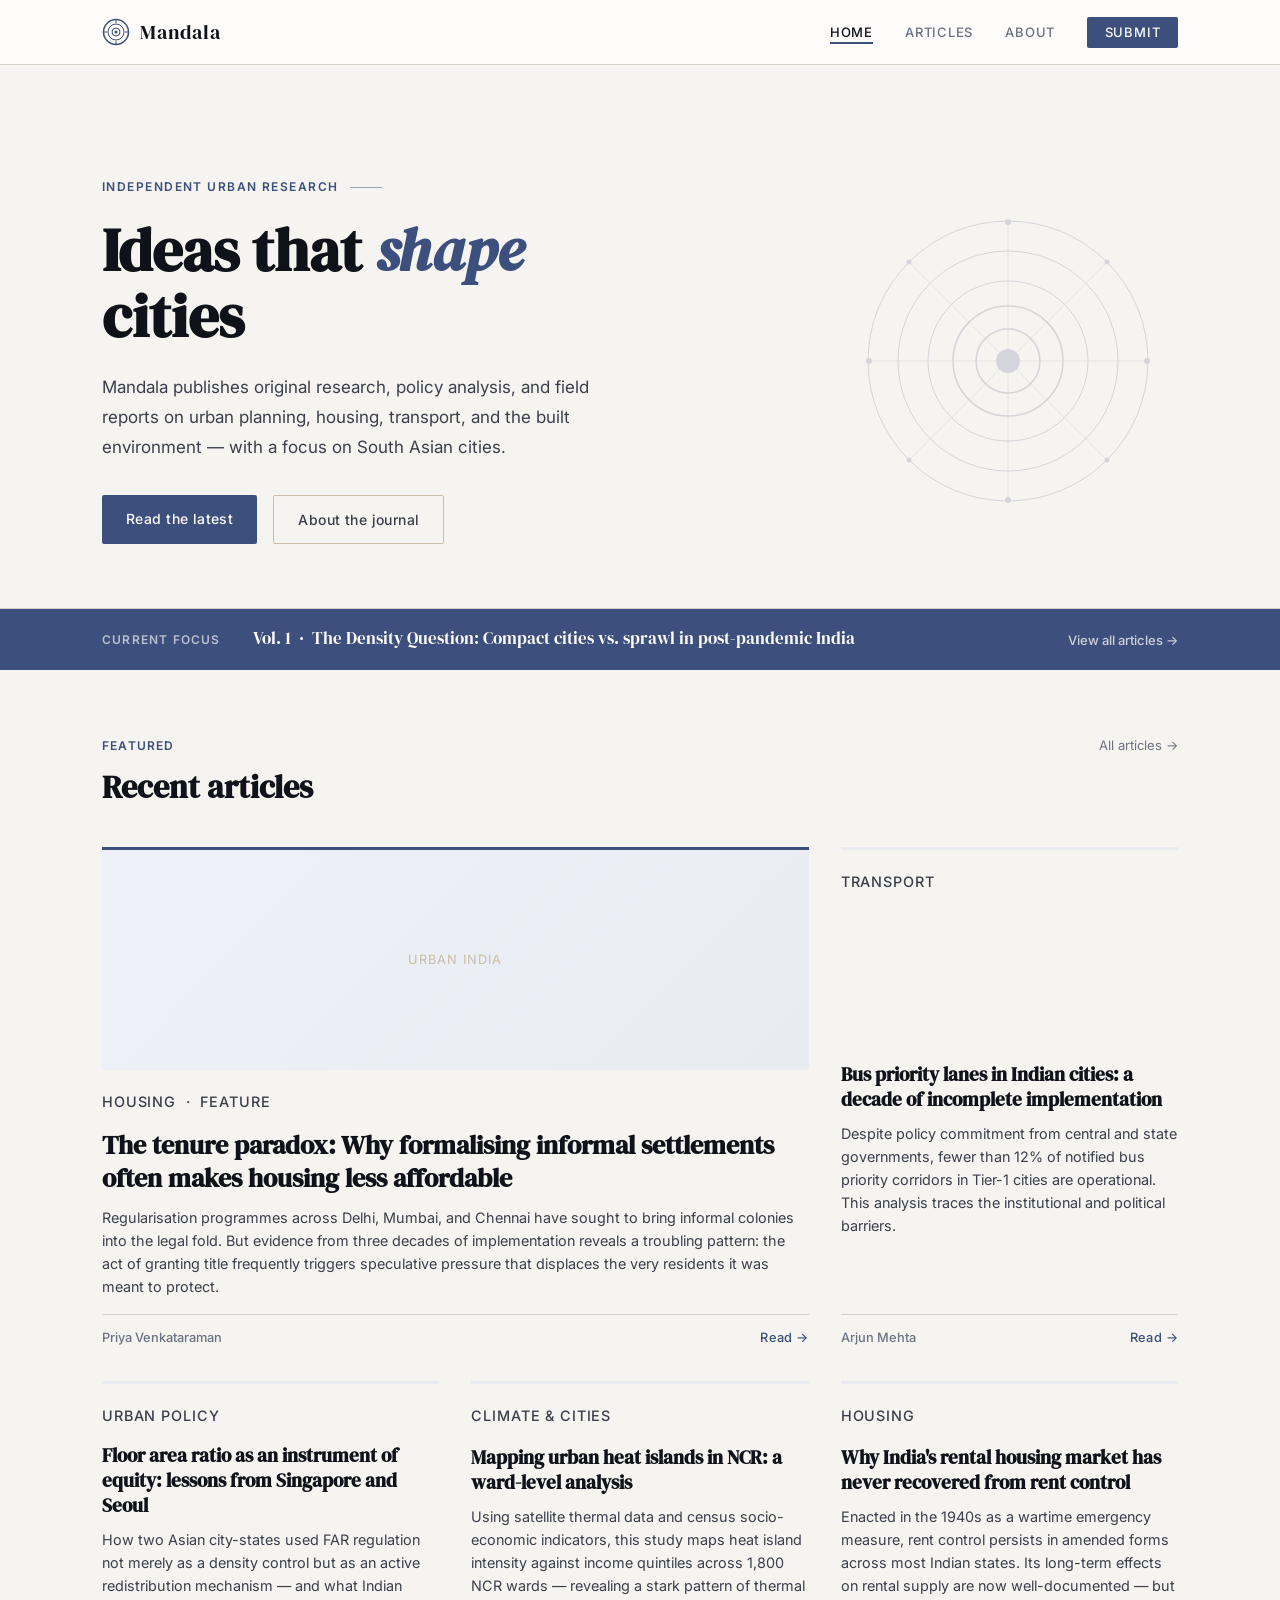
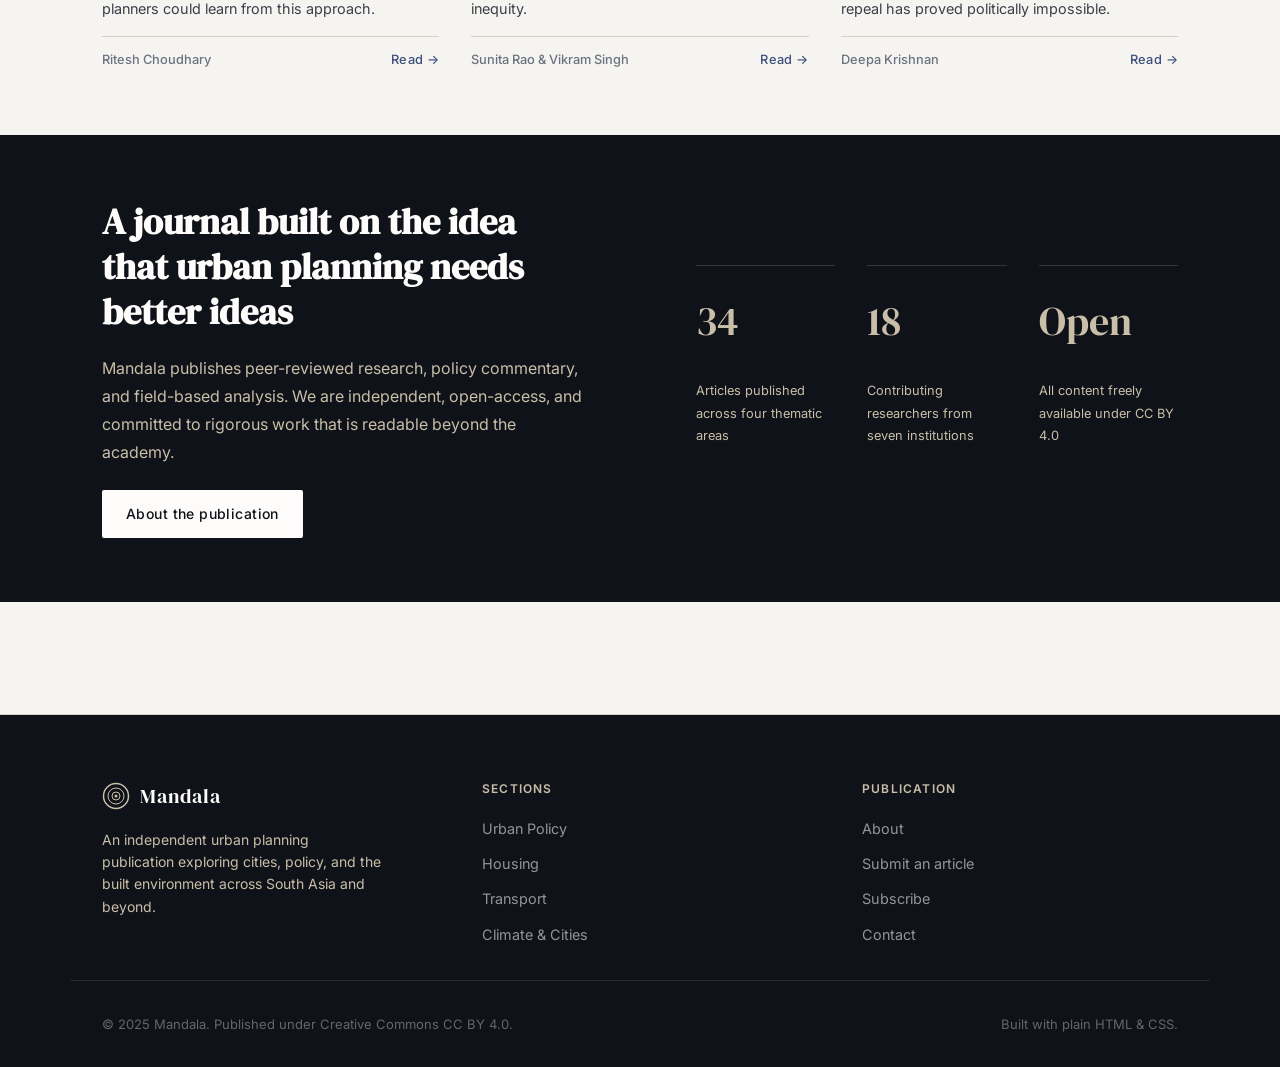
<file: index.html>
<!DOCTYPE html>
<html lang="en">
<head>
  <meta charset="UTF-8" />
  <meta name="viewport" content="width=device-width, initial-scale=1.0" />
  <title>Mandala — Urban Planning Publication</title>
  <meta name="description" content="Mandala is an independent publication on urban planning, housing policy, transport, and the built environment across South Asia and beyond." />
  <link rel="stylesheet" href="css/style.css" />
  <link rel="icon" type="image/svg+xml" href="data:image/svg+xml,<svg xmlns='http://www.w3.org/2000/svg' viewBox='0 0 32 32'><circle cx='16' cy='16' r='14' fill='none' stroke='%233D4F7C' stroke-width='2'/><circle cx='16' cy='16' r='9' fill='none' stroke='%233D4F7C' stroke-width='1.5'/><circle cx='16' cy='16' r='4' fill='%233D4F7C'/></svg>" />

  <!-- Google tag (gtag.js) -->
<script async src="https://www.googletagmanager.com/gtag/js?id=G-217Y30JMGP"></script>
<script>
  window.dataLayer = window.dataLayer || [];
  function gtag(){dataLayer.push(arguments);}
  gtag('js', new Date());

  gtag('config', 'G-217Y30JMGP');
</script>

</head>
<body>

<!-- ── NAV ──────────────────────────────────────────────── -->
<nav class="site-nav" role="navigation" aria-label="Main navigation">
  <div class="nav-inner">
    <a href="index.html" class="nav-logo" aria-label="Mandala home">
      <svg class="logo-mark" viewBox="0 0 28 28" fill="none" xmlns="http://www.w3.org/2000/svg" aria-hidden="true">
        <circle cx="14" cy="14" r="12.5" stroke="#3D4F7C" stroke-width="1.5"/>
        <circle cx="14" cy="14" r="8" stroke="#3D4F7C" stroke-width="1"/>
        <circle cx="14" cy="14" r="4" stroke="#3D4F7C" stroke-width="1"/>
        <circle cx="14" cy="14" r="1.5" fill="#3D4F7C"/>
        <line x1="14" y1="1.5" x2="14" y2="5" stroke="#3D4F7C" stroke-width="1"/>
        <line x1="14" y1="23" x2="14" y2="26.5" stroke="#3D4F7C" stroke-width="1"/>
        <line x1="1.5" y1="14" x2="5" y2="14" stroke="#3D4F7C" stroke-width="1"/>
        <line x1="23" y1="14" x2="26.5" y2="14" stroke="#3D4F7C" stroke-width="1"/>
      </svg>
      <span class="logo-text">Mandala</span>
    </a>
    <button class="nav-toggle" aria-label="Toggle navigation" aria-expanded="false"
      onclick="this.setAttribute('aria-expanded', this.getAttribute('aria-expanded')==='true'?'false':'true'); document.getElementById('nav-links').classList.toggle('open');">
      <span></span><span></span><span></span>
    </button>
    <ul class="nav-links" id="nav-links" role="list">
      <li><a href="index.html" class="active">Home</a></li>
      <li><a href="articles.html">Articles</a></li>
      <li><a href="about.html">About</a></li>
      <li><a href="contact.html" class="nav-cta">Submit</a></li>
    </ul>
  </div>
</nav>

<!-- ── HERO ─────────────────────────────────────────────── -->
<section class="hero" aria-labelledby="hero-heading">
  <div class="hero-inner">
    <div class="hero-content">
      <p class="hero-eyebrow">Independent urban research</p>
      <h1 id="hero-heading">Ideas that <em>shape</em> cities</h1>
      <p class="hero-lead">Mandala publishes original research, policy analysis, and field reports on urban planning, housing, transport, and the built environment — with a focus on South Asian cities.</p>
      <div class="hero-actions">
        <a href="articles.html" class="btn-primary">Read the latest</a>
        <a href="about.html" class="btn-secondary">About the journal</a>
      </div>
    </div>
    <div class="hero-motif" aria-hidden="true">
      <svg viewBox="0 0 300 300" width="300" height="300" fill="none" xmlns="http://www.w3.org/2000/svg">
        <circle cx="150" cy="150" r="140" stroke="#3D4F7C" stroke-width="1"/>
        <circle cx="150" cy="150" r="110" stroke="#3D4F7C" stroke-width="1"/>
        <circle cx="150" cy="150" r="80" stroke="#3D4F7C" stroke-width="1"/>
        <circle cx="150" cy="150" r="55" stroke="#3D4F7C" stroke-width="1.5"/>
        <circle cx="150" cy="150" r="32" stroke="#3D4F7C" stroke-width="1.5"/>
        <circle cx="150" cy="150" r="12" fill="#3D4F7C"/>
        <!-- Cardinal spokes -->
        <line x1="150" y1="10" x2="150" y2="290" stroke="#3D4F7C" stroke-width="0.5"/>
        <line x1="10" y1="150" x2="290" y2="150" stroke="#3D4F7C" stroke-width="0.5"/>
        <!-- Diagonal spokes -->
        <line x1="51" y1="51" x2="249" y2="249" stroke="#3D4F7C" stroke-width="0.5"/>
        <line x1="249" y1="51" x2="51" y2="249" stroke="#3D4F7C" stroke-width="0.5"/>
        <!-- Tick marks on outer ring -->
        <circle cx="150" cy="11" r="3" fill="#3D4F7C"/>
        <circle cx="150" cy="289" r="3" fill="#3D4F7C"/>
        <circle cx="11" cy="150" r="3" fill="#3D4F7C"/>
        <circle cx="289" cy="150" r="3" fill="#3D4F7C"/>
        <circle cx="51" cy="51" r="2.5" fill="#3D4F7C"/>
        <circle cx="249" cy="51" r="2.5" fill="#3D4F7C"/>
        <circle cx="51" cy="249" r="2.5" fill="#3D4F7C"/>
        <circle cx="249" cy="249" r="2.5" fill="#3D4F7C"/>
      </svg>
    </div>
  </div>
</section>

<!-- ── CURRENT ISSUE BAND ───────────────────────────────── -->
<div class="issue-band">
  <div class="issue-band-inner">
    <span class="issue-band-label">Current focus</span>
    <span class="issue-band-title">Vol. 1 &nbsp;·&nbsp; The Density Question: Compact cities vs. sprawl in post-pandemic India</span>
    <a href="articles.html" class="issue-band-link">View all articles →</a>
  </div>
</div>

<!-- ── FEATURED ARTICLES ────────────────────────────────── -->
<section class="section" aria-labelledby="featured-label">
  <div class="section-header">
    <div>
      <p class="section-label" id="featured-label">Featured</p>
      <h2 class="section-title">Recent articles</h2>
    </div>
    <a href="articles.html" class="section-link">All articles →</a>
  </div>

  <div class="article-grid">

    <!-- Feature card -->
    <article class="article-card feature">
      <div class="feature-img-placeholder">Urban India</div>
      <p class="article-card-meta">Housing &nbsp;·&nbsp; Feature</p>
      <h3><a href="articles/informal-tenure.html">The tenure paradox: Why formalising informal settlements often makes housing less affordable</a></h3>
      <p>Regularisation programmes across Delhi, Mumbai, and Chennai have sought to bring informal colonies into the legal fold. But evidence from three decades of implementation reveals a troubling pattern: the act of granting title frequently triggers speculative pressure that displaces the very residents it was meant to protect.</p>
      <div class="article-card-footer">
        <span class="article-card-author">Priya Venkataraman</span>
        <a href="articles/informal-tenure.html" class="read-more">Read →</a>
      </div>
    </article>

    <!-- Regular card -->
    <article class="article-card">
      <p class="article-card-meta">Transport</p>
      <h3><a href="articles/bus-priority.html">Bus priority lanes in Indian cities: a decade of incomplete implementation</a></h3>
      <p>Despite policy commitment from central and state governments, fewer than 12% of notified bus priority corridors in Tier-1 cities are operational. This analysis traces the institutional and political barriers.</p>
      <div class="article-card-footer">
        <span class="article-card-author">Arjun Mehta</span>
        <a href="articles/bus-priority.html" class="read-more">Read →</a>
      </div>
    </article>

    <article class="article-card">
      <p class="article-card-meta">Urban Policy</p>
      <h3><a href="articles/floor-area-ratio.html">Floor area ratio as an instrument of equity: lessons from Singapore and Seoul</a></h3>
      <p>How two Asian city-states used FAR regulation not merely as a density control but as an active redistribution mechanism — and what Indian planners could learn from this approach.</p>
      <div class="article-card-footer">
        <span class="article-card-author">Ritesh Choudhary</span>
        <a href="articles/floor-area-ratio.html" class="read-more">Read →</a>
      </div>
    </article>

    <article class="article-card">
      <p class="article-card-meta">Climate & Cities</p>
      <h3><a href="articles/heat-island.html">Mapping urban heat islands in NCR: a ward-level analysis</a></h3>
      <p>Using satellite thermal data and census socio-economic indicators, this study maps heat island intensity against income quintiles across 1,800 NCR wards — revealing a stark pattern of thermal inequity.</p>
      <div class="article-card-footer">
        <span class="article-card-author">Sunita Rao &amp; Vikram Singh</span>
        <a href="articles/heat-island.html" class="read-more">Read →</a>
      </div>
    </article>

    <article class="article-card">
      <p class="article-card-meta">Housing</p>
      <h3><a href="articles/rental-market.html">Why India's rental housing market has never recovered from rent control</a></h3>
      <p>Enacted in the 1940s as a wartime emergency measure, rent control persists in amended forms across most Indian states. Its long-term effects on rental supply are now well-documented — but repeal has proved politically impossible.</p>
      <div class="article-card-footer">
        <span class="article-card-author">Deepa Krishnan</span>
        <a href="articles/rental-market.html" class="read-more">Read →</a>
      </div>
    </article>

  </div>
</section>

<!-- ── ABOUT STRIP ───────────────────────────────────────── -->
<div class="about-strip" aria-label="About Mandala">
  <div class="about-strip-inner">
    <div>
      <h2>A journal built on the idea that urban planning needs better ideas</h2>
      <p>Mandala publishes peer-reviewed research, policy commentary, and field-based analysis. We are independent, open-access, and committed to rigorous work that is readable beyond the academy.</p>
      <a href="about.html" class="btn-primary">About the publication</a>
    </div>
    <div class="stat-row">
      <div class="stat-item">
        <p class="stat-num">34</p>
        <p class="stat-desc">Articles published across four thematic areas</p>
      </div>
      <div class="stat-item">
        <p class="stat-num">18</p>
        <p class="stat-desc">Contributing researchers from seven institutions</p>
      </div>
      <div class="stat-item">
        <p class="stat-num">Open</p>
        <p class="stat-desc">All content freely available under CC BY 4.0</p>
      </div>
    </div>
  </div>
</div>

<!-- ── FOOTER ────────────────────────────────────────────── -->
<footer class="site-footer" role="contentinfo">
  <div class="footer-inner">
    <div class="footer-brand">
      <div class="nav-logo">
        <svg class="logo-mark" viewBox="0 0 28 28" fill="none" aria-hidden="true">
          <circle cx="14" cy="14" r="12.5" stroke="#C9BEA8" stroke-width="1.5"/>
          <circle cx="14" cy="14" r="8" stroke="#C9BEA8" stroke-width="1"/>
          <circle cx="14" cy="14" r="4" stroke="#C9BEA8" stroke-width="1"/>
          <circle cx="14" cy="14" r="1.5" fill="#C9BEA8"/>
        </svg>
        <span class="logo-text">Mandala</span>
      </div>
      <p>An independent urban planning publication exploring cities, policy, and the built environment across South Asia and beyond.</p>
    </div>
    <div class="footer-col">
      <h4>Sections</h4>
      <ul>
        <li><a href="articles.html">Urban Policy</a></li>
        <li><a href="articles.html">Housing</a></li>
        <li><a href="articles.html">Transport</a></li>
        <li><a href="articles.html">Climate &amp; Cities</a></li>
      </ul>
    </div>
    <div class="footer-col">
      <h4>Publication</h4>
      <ul>
        <li><a href="about.html">About</a></li>
        <li><a href="contact.html">Submit an article</a></li>
        <li><a href="contact.html">Subscribe</a></li>
        <li><a href="contact.html">Contact</a></li>
      </ul>
    </div>
  </div>
  <div class="footer-bottom">
    <p>© 2025 Mandala. Published under Creative Commons CC BY 4.0.</p>
    <p>Built with plain HTML &amp; CSS.</p>
  </div>
</footer>

</body>
</html>
</file>
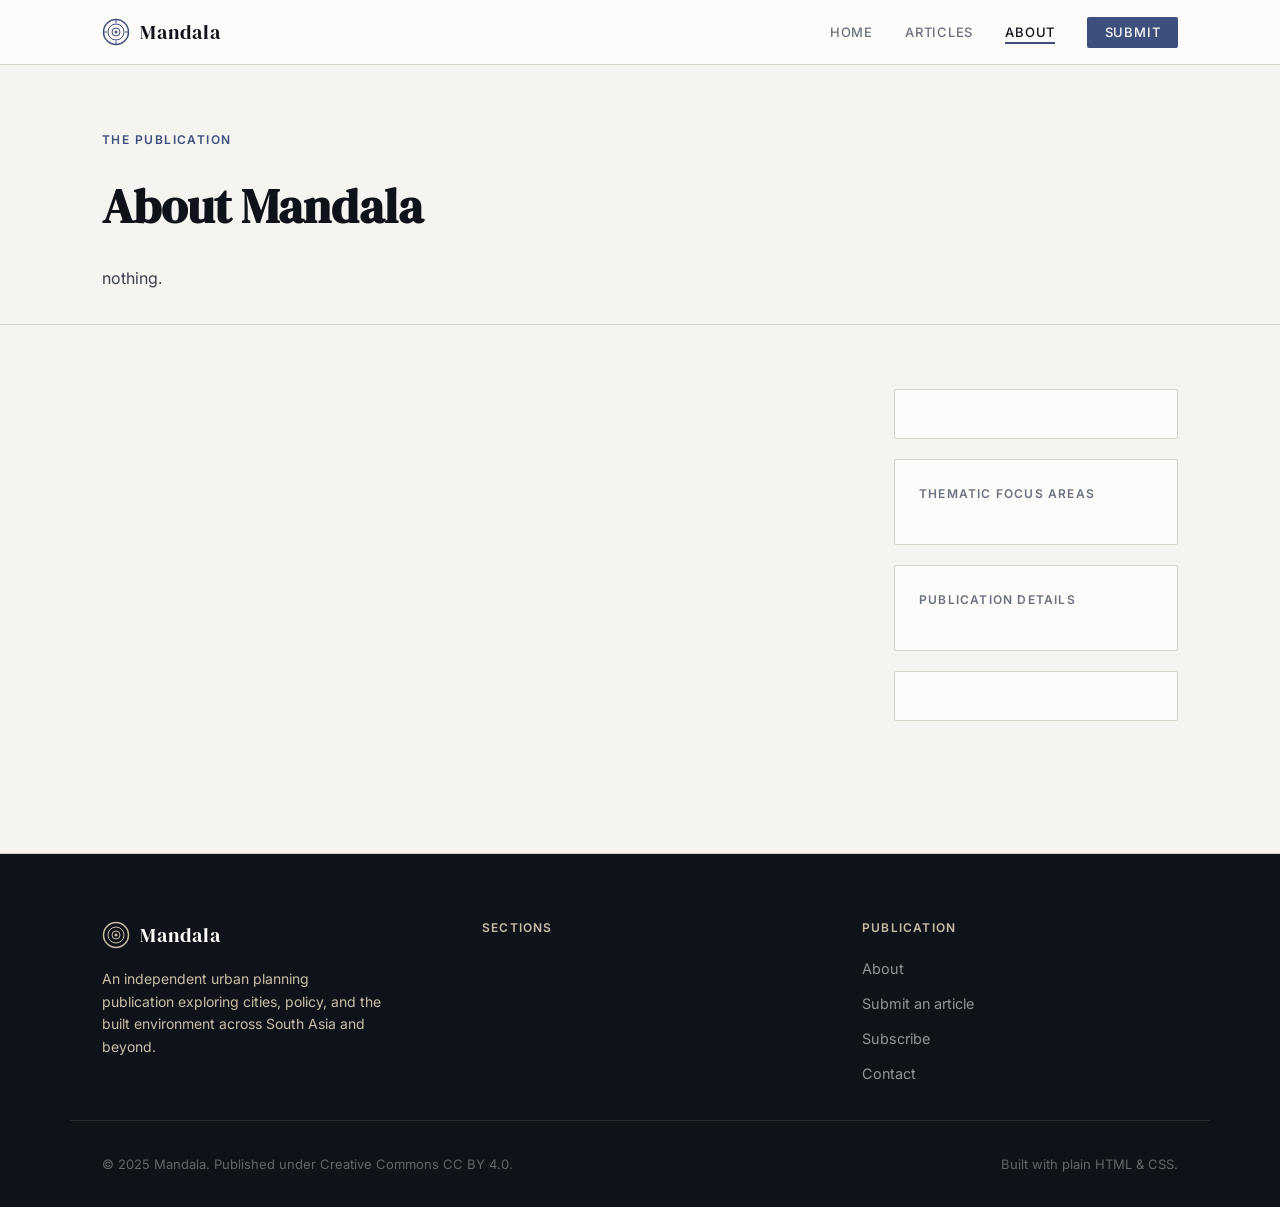
<file: about.html>
<!DOCTYPE html>
<html lang="en">
<head>
  <meta charset="UTF-8" />
  <meta name="viewport" content="width=device-width, initial-scale=1.0" />
  <title>About — Mandala</title>
  <meta name="description" content="About Mandala ." />
  <link rel="stylesheet" href="css/style.css" />
  <link rel="icon" type="image/svg+xml" href="data:image/svg+xml,<svg xmlns='http://www.w3.org/2000/svg' viewBox='0 0 32 32'><circle cx='16' cy='16' r='14' fill='none' stroke='%233D4F7C' stroke-width='2'/><circle cx='16' cy='16' r='9' fill='none' stroke='%233D4F7C' stroke-width='1.5'/><circle cx='16' cy='16' r='4' fill='%233D4F7C'/></svg>" />

  <!-- Google tag (gtag.js) -->
<script async src="https://www.googletagmanager.com/gtag/js?id=G-217Y30JMGP"></script>
<script>
  window.dataLayer = window.dataLayer || [];
  function gtag(){dataLayer.push(arguments);}
  gtag('js', new Date());

  gtag('config', 'G-217Y30JMGP');
</script>

</head>
<body>

<!-- ── NAV ──────────────────────────────────────────────── -->
<nav class="site-nav" role="navigation" aria-label="Main navigation">
  <div class="nav-inner">
    <a href="index.html" class="nav-logo" aria-label="Mandala home">
      <svg class="logo-mark" viewBox="0 0 28 28" fill="none" aria-hidden="true">
        <circle cx="14" cy="14" r="12.5" stroke="#3D4F7C" stroke-width="1.5"/>
        <circle cx="14" cy="14" r="8" stroke="#3D4F7C" stroke-width="1"/>
        <circle cx="14" cy="14" r="4" stroke="#3D4F7C" stroke-width="1"/>
        <circle cx="14" cy="14" r="1.5" fill="#3D4F7C"/>
        <line x1="14" y1="1.5" x2="14" y2="5" stroke="#3D4F7C" stroke-width="1"/>
        <line x1="14" y1="23" x2="14" y2="26.5" stroke="#3D4F7C" stroke-width="1"/>
        <line x1="1.5" y1="14" x2="5" y2="14" stroke="#3D4F7C" stroke-width="1"/>
        <line x1="23" y1="14" x2="26.5" y2="14" stroke="#3D4F7C" stroke-width="1"/>
      </svg>
      <span class="logo-text">Mandala</span>
    </a>
    <button class="nav-toggle" aria-label="Toggle navigation" aria-expanded="false"
      onclick="this.setAttribute('aria-expanded', this.getAttribute('aria-expanded')==='true'?'false':'true'); document.getElementById('nav-links').classList.toggle('open');">
      <span></span><span></span><span></span>
    </button>
    <ul class="nav-links" id="nav-links" role="list">
      <li><a href="index.html">Home</a></li>
      <li><a href="articles.html">Articles</a></li>
      <li><a href="about.html" class="active">About</a></li>
      <li><a href="contact.html" class="nav-cta">Submit</a></li>
    </ul>
  </div>
</nav>

<!-- ── PAGE HERO ────────────────────────────────────────── -->
<header class="page-hero">
  <div class="page-hero-inner">
    <p class="eyebrow">The publication</p>
    <h1>About Mandala</h1>
    <p> nothing.</p>
  </div>
</header>

<!-- ── MAIN CONTENT ─────────────────────────────────────── -->
<div class="about-content">

  <!-- Body copy -->
  <main class="about-body">


  </main>

  <!-- Sidebar -->
  <aside class="about-sidebar" aria-label="Publication information">
    <div class="sidebar-card">
    </div>

    <div class="sidebar-card">
      <h4>Thematic focus areas</h4>
      <ul class="focus-list">
      </ul>
    </div>

    <div class="sidebar-card">
      <h4>Publication details</h4>
      <ul class="focus-list" style="list-style:none;">
        
      </ul>
    </div>

    <div class="sidebar-card">
      </div>
  </aside>

</div>

<!-- ── FOOTER ────────────────────────────────────────────── -->
<footer class="site-footer" role="contentinfo">
  <div class="footer-inner">
    <div class="footer-brand">
      <div class="nav-logo">
        <svg class="logo-mark" viewBox="0 0 28 28" fill="none" aria-hidden="true">
          <circle cx="14" cy="14" r="12.5" stroke="#C9BEA8" stroke-width="1.5"/>
          <circle cx="14" cy="14" r="8" stroke="#C9BEA8" stroke-width="1"/>
          <circle cx="14" cy="14" r="4" stroke="#C9BEA8" stroke-width="1"/>
          <circle cx="14" cy="14" r="1.5" fill="#C9BEA8"/>
        </svg>
        <span class="logo-text">Mandala</span>
      </div>
      <p>An independent urban planning publication exploring cities, policy, and the built environment across South Asia and beyond.</p>
    </div>
    <div class="footer-col">
      <h4>Sections</h4>
      <ul>
        
      </ul>
    </div>
    <div class="footer-col">
      <h4>Publication</h4>
      <ul>
        <li><a href="about.html">About</a></li>
        <li><a href="contact.html">Submit an article</a></li>
        <li><a href="contact.html">Subscribe</a></li>
        <li><a href="contact.html">Contact</a></li>
      </ul>
    </div>
  </div>
  <div class="footer-bottom">
    <p>© 2025 Mandala. Published under Creative Commons CC BY 4.0.</p>
    <p>Built with plain HTML &amp; CSS.</p>
  </div>
</footer>

</body>
</html>
</file>
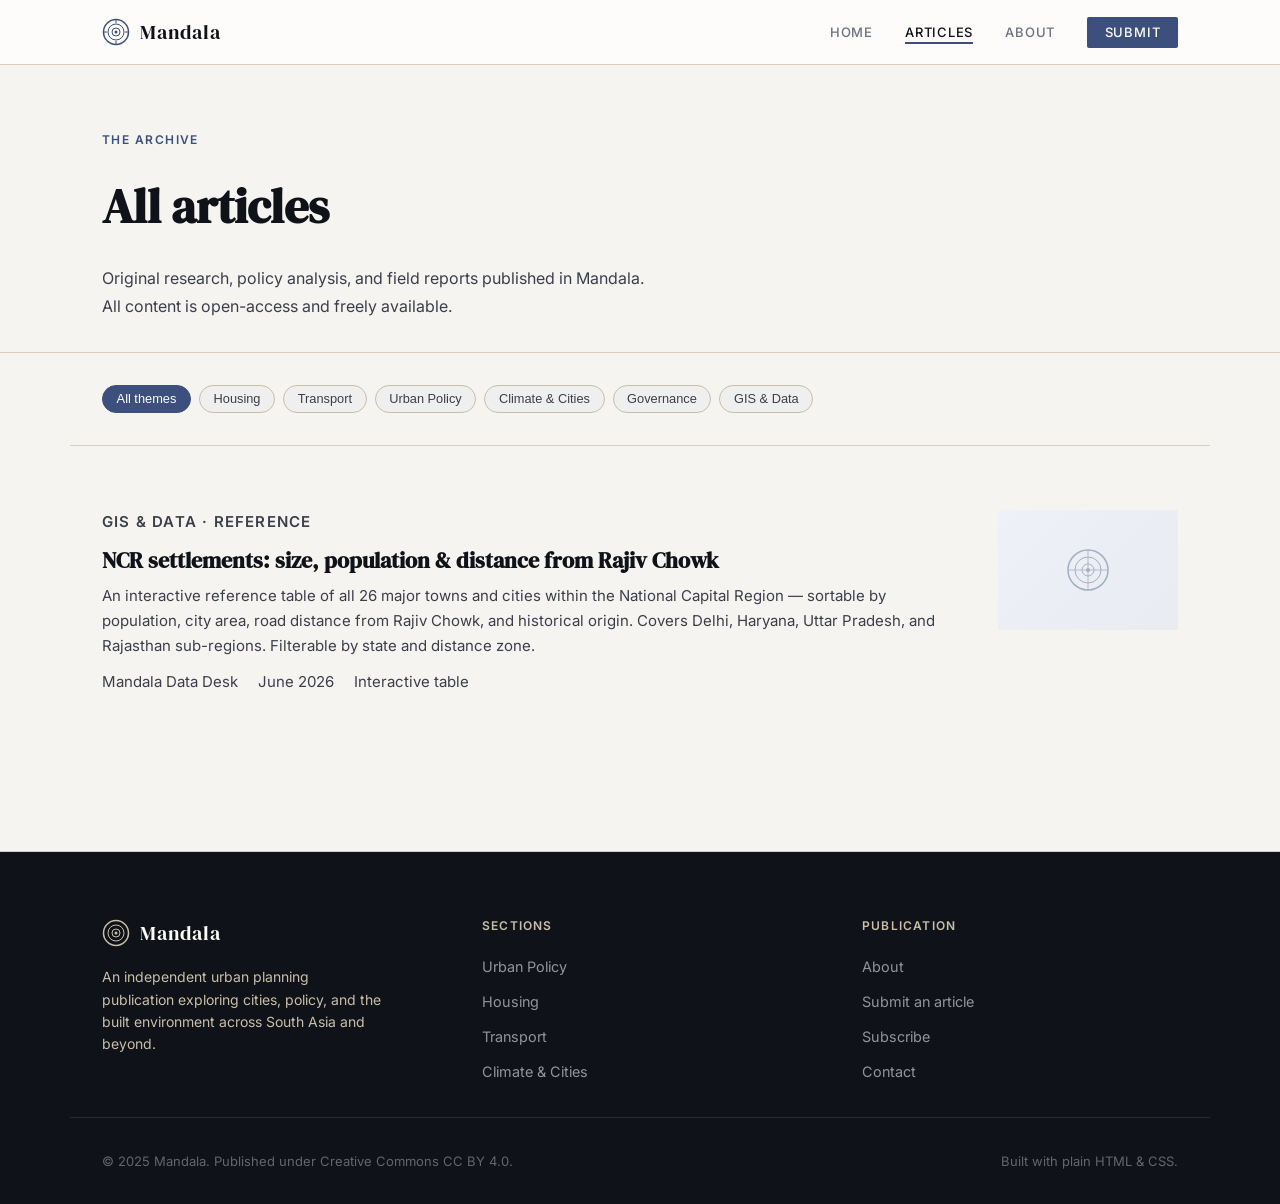
<file: articles.html>
<!DOCTYPE html>
<html lang="en">
<head>
  <meta charset="UTF-8" />
  <meta name="viewport" content="width=device-width, initial-scale=1.0" />
  <title>Articles — Mandala</title>
  <meta name="description" content="Browse all articles published in Mandala — research and analysis on urban planning, housing, transport, and climate across South Asian cities." />
  <link rel="stylesheet" href="css/style.css" />
  <link rel="icon" type="image/svg+xml" href="data:image/svg+xml,<svg xmlns='http://www.w3.org/2000/svg' viewBox='0 0 32 32'><circle cx='16' cy='16' r='14' fill='none' stroke='%233D4F7C' stroke-width='2'/><circle cx='16' cy='16' r='9' fill='none' stroke='%233D4F7C' stroke-width='1.5'/><circle cx='16' cy='16' r='4' fill='%233D4F7C'/></svg>" />

  <!-- Google tag (gtag.js) -->
<script async src="https://www.googletagmanager.com/gtag/js?id=G-217Y30JMGP"></script>
<script>
  window.dataLayer = window.dataLayer || [];
  function gtag(){dataLayer.push(arguments);}
  gtag('js', new Date());

  gtag('config', 'G-217Y30JMGP');
</script>

</head>
<body>

<!-- ── NAV ──────────────────────────────────────────────── -->
<nav class="site-nav" role="navigation" aria-label="Main navigation">
  <div class="nav-inner">
    <a href="index.html" class="nav-logo" aria-label="Mandala home">
      <svg class="logo-mark" viewBox="0 0 28 28" fill="none" aria-hidden="true">
        <circle cx="14" cy="14" r="12.5" stroke="#3D4F7C" stroke-width="1.5"/>
        <circle cx="14" cy="14" r="8" stroke="#3D4F7C" stroke-width="1"/>
        <circle cx="14" cy="14" r="4" stroke="#3D4F7C" stroke-width="1"/>
        <circle cx="14" cy="14" r="1.5" fill="#3D4F7C"/>
        <line x1="14" y1="1.5" x2="14" y2="5" stroke="#3D4F7C" stroke-width="1"/>
        <line x1="14" y1="23" x2="14" y2="26.5" stroke="#3D4F7C" stroke-width="1"/>
        <line x1="1.5" y1="14" x2="5" y2="14" stroke="#3D4F7C" stroke-width="1"/>
        <line x1="23" y1="14" x2="26.5" y2="14" stroke="#3D4F7C" stroke-width="1"/>
      </svg>
      <span class="logo-text">Mandala</span>
    </a>
    <button class="nav-toggle" aria-label="Toggle navigation" aria-expanded="false"
      onclick="this.setAttribute('aria-expanded', this.getAttribute('aria-expanded')==='true'?'false':'true'); document.getElementById('nav-links').classList.toggle('open');">
      <span></span><span></span><span></span>
    </button>
    <ul class="nav-links" id="nav-links" role="list">
      <li><a href="index.html">Home</a></li>
      <li><a href="articles.html" class="active">Articles</a></li>
      <li><a href="about.html">About</a></li>
      <li><a href="contact.html" class="nav-cta">Submit</a></li>
    </ul>
  </div>
</nav>

<!-- ── PAGE HERO ────────────────────────────────────────── -->
<header class="page-hero">
  <div class="page-hero-inner">
    <p class="eyebrow">The archive</p>
    <h1>All articles</h1>
    <p>Original research, policy analysis, and field reports published in Mandala. All content is open-access and freely available.</p>
  </div>
</header>

<!-- ── FILTER BAR ───────────────────────────────────────── -->
<!--
  HOW TO ADD THEMES / TAGS:
  1. Add a new .filter-tag button below.
  2. On your article <li> elements, add a data-theme attribute, e.g. data-theme="transport".
  3. The JS at the bottom of this page handles filtering automatically.
-->
<div class="filter-bar" role="group" aria-label="Filter articles by theme">
  <button class="filter-tag active" data-filter="all">All themes</button>
  <button class="filter-tag" data-filter="housing">Housing</button>
  <button class="filter-tag" data-filter="transport">Transport</button>
  <button class="filter-tag" data-filter="policy">Urban Policy</button>
  <button class="filter-tag" data-filter="climate">Climate &amp; Cities</button>
  <button class="filter-tag" data-filter="governance">Governance</button>
  <button class="filter-tag" data-filter="gis">GIS &amp; Data</button>
</div>

<!-- ── ARTICLE LIST ─────────────────────────────────────── -->
<!--
  HOW TO ADD A NEW ARTICLE:
  1. Copy one <li class="article-list-item"> block below.
  2. Update the data-theme to match your filter tag (e.g. data-theme="housing").
  3. Fill in: tag, title (with correct href), abstract, author, date, read time.
  4. Optionally update the article-thumb background colour to match the theme.
  5. Create the article file in the /articles/ folder (use articles/template.html).
  That's it — no build step, no CMS.
-->
<main>
  <ul class="article-list" id="article-list">
    <li class="article-list-item" data-theme="gis">
      <div>
        <p class="article-list-tag">GIS &amp; Data · Reference</p>
        <h2><a href="articles/ncr-settlements.html">NCR settlements: size, population &amp; distance from Rajiv Chowk</a></h2>
        <p>An interactive reference table of all 26 major towns and cities within the National Capital Region — sortable by population, city area, road distance from Rajiv Chowk, and historical origin. Covers Delhi, Haryana, Uttar Pradesh, and Rajasthan sub-regions. Filterable by state and distance zone.</p>
        <p class="article-list-meta">
          <span>Mandala Data Desk</span>
          <span>June 2026</span>
          <span>Interactive table</span>
        </p>
      </div>
      <div class="article-thumb" style="background: linear-gradient(135deg, #EEF1F8, #E8EBF0); display:flex; align-items:center; justify-content:center;" aria-hidden="true">
        <svg width="48" height="48" viewBox="0 0 48 48" fill="none" opacity="0.4">
          <circle cx="24" cy="24" r="20" stroke="#3D4F7C" stroke-width="1.5"/>
          <circle cx="24" cy="24" r="13" stroke="#3D4F7C" stroke-width="1"/>
          <circle cx="24" cy="24" r="6" stroke="#3D4F7C" stroke-width="1"/>
          <circle cx="24" cy="24" r="2" fill="#3D4F7C"/>
          <line x1="24" y1="4" x2="24" y2="44" stroke="#3D4F7C" stroke-width="0.75"/>
          <line x1="4" y1="24" x2="44" y2="24" stroke="#3D4F7C" stroke-width="0.75"/>
        </svg>
      </div>
    </li>
    
  </ul>

  <!-- Empty state (shown if filter returns nothing) -->
  <div id="empty-state" style="display:none; text-align:center; padding: 4rem 2rem; color: #6B7280;">
    <p style="font-size:1rem;">No articles in this theme yet. <a href="contact.html" style="color:#3D4F7C;">Submit one →</a></p>
  </div>
</main>

<!-- ── FOOTER ────────────────────────────────────────────── -->
<footer class="site-footer" role="contentinfo">
  <div class="footer-inner">
    <div class="footer-brand">
      <div class="nav-logo">
        <svg class="logo-mark" viewBox="0 0 28 28" fill="none" aria-hidden="true">
          <circle cx="14" cy="14" r="12.5" stroke="#C9BEA8" stroke-width="1.5"/>
          <circle cx="14" cy="14" r="8" stroke="#C9BEA8" stroke-width="1"/>
          <circle cx="14" cy="14" r="4" stroke="#C9BEA8" stroke-width="1"/>
          <circle cx="14" cy="14" r="1.5" fill="#C9BEA8"/>
        </svg>
        <span class="logo-text">Mandala</span>
      </div>
      <p>An independent urban planning publication exploring cities, policy, and the built environment across South Asia and beyond.</p>
    </div>
    <div class="footer-col">
      <h4>Sections</h4>
      <ul>
        <li><a href="articles.html">Urban Policy</a></li>
        <li><a href="articles.html">Housing</a></li>
        <li><a href="articles.html">Transport</a></li>
        <li><a href="articles.html">Climate &amp; Cities</a></li>
      </ul>
    </div>
    <div class="footer-col">
      <h4>Publication</h4>
      <ul>
        <li><a href="about.html">About</a></li>
        <li><a href="contact.html">Submit an article</a></li>
        <li><a href="contact.html">Subscribe</a></li>
        <li><a href="contact.html">Contact</a></li>
      </ul>
    </div>
  </div>
  <div class="footer-bottom">
    <p>© 2025 Mandala. Published under Creative Commons CC BY 4.0.</p>
    <p>Built with plain HTML &amp; CSS.</p>
  </div>
</footer>

<!-- ── FILTER SCRIPT (no framework, ~30 lines) ───────────── -->
<script>
  const tags = document.querySelectorAll('.filter-tag');
  const items = document.querySelectorAll('.article-list-item');
  const empty = document.getElementById('empty-state');

  tags.forEach(tag => {
    tag.addEventListener('click', () => {
      tags.forEach(t => { t.classList.remove('active'); t.removeAttribute('aria-pressed'); });
      tag.classList.add('active');
      tag.setAttribute('aria-pressed', 'true');
      const filter = tag.dataset.filter;
      let visible = 0;
      items.forEach(item => {
        const show = filter === 'all' || item.dataset.theme === filter;
        item.style.display = show ? '' : 'none';
        if (show) visible++;
      });
      empty.style.display = visible === 0 ? 'block' : 'none';
    });
  });
</script>

</body>
</html>
</file>
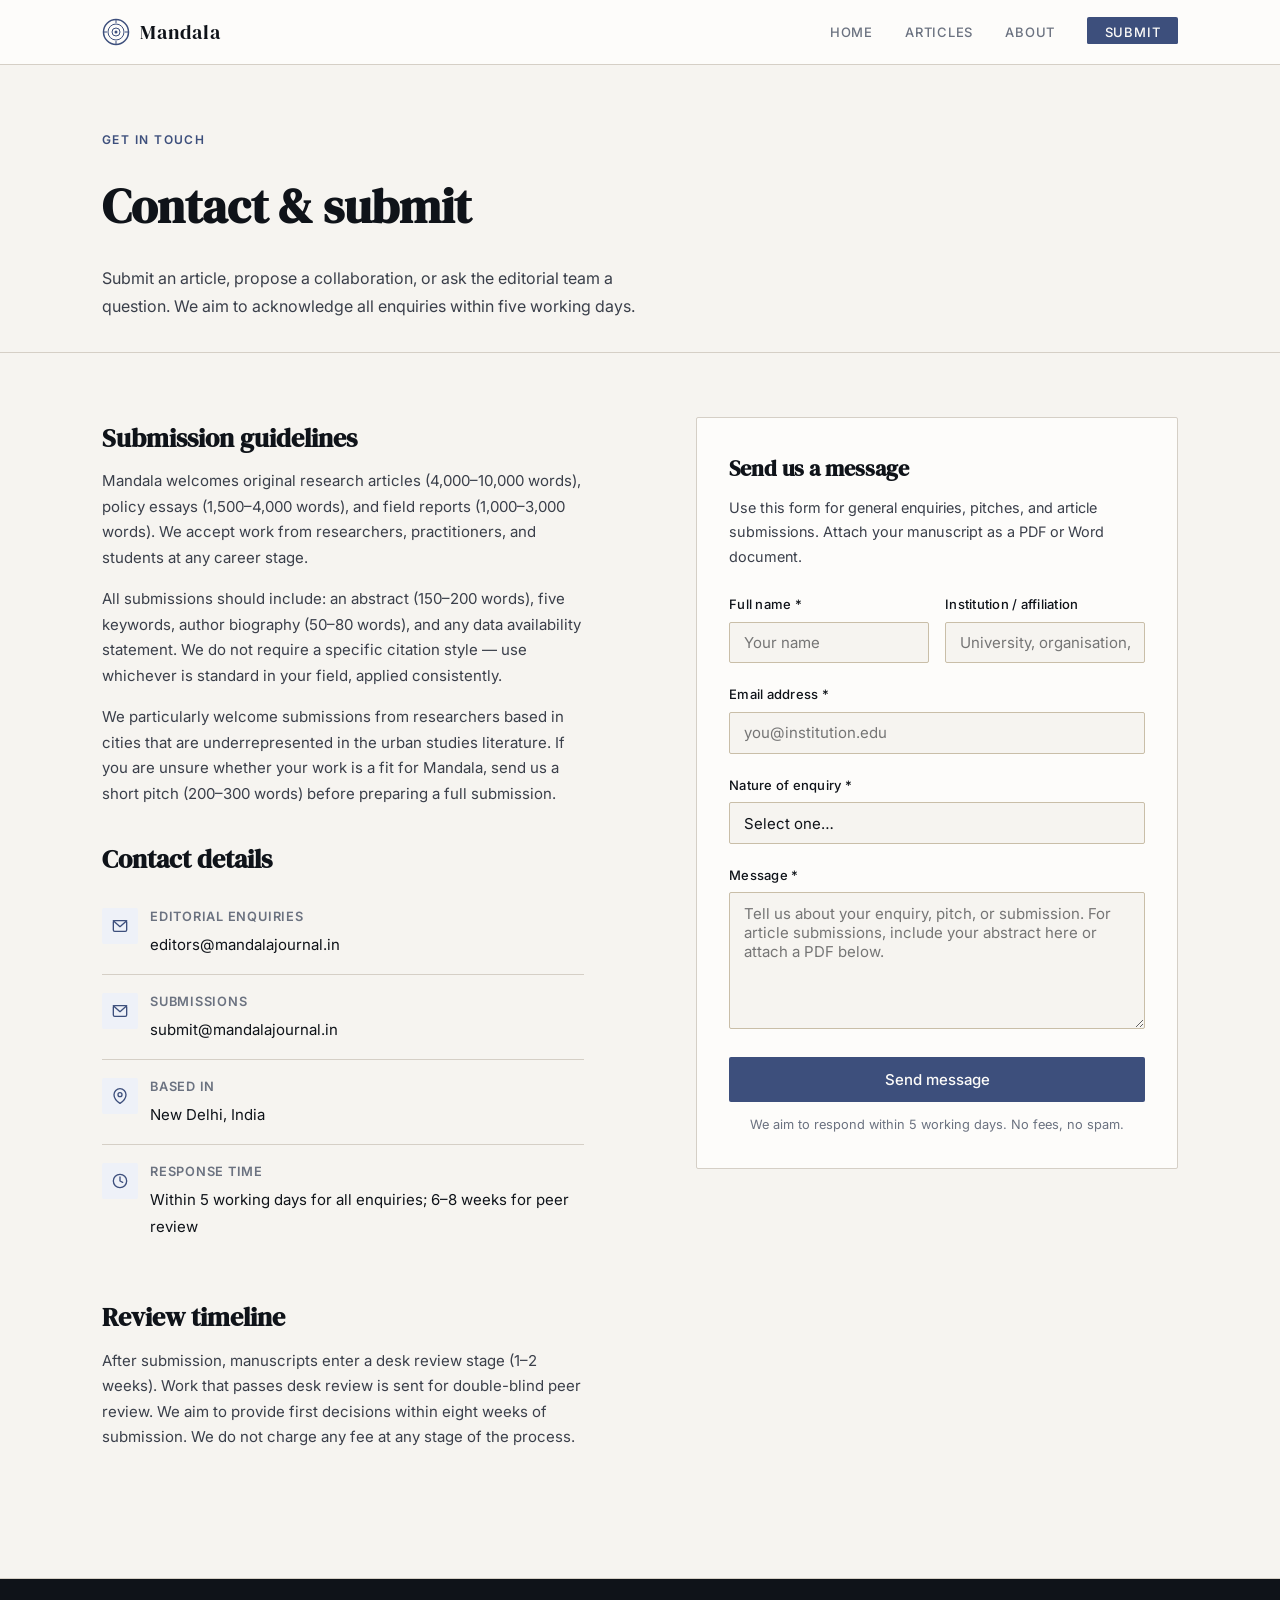
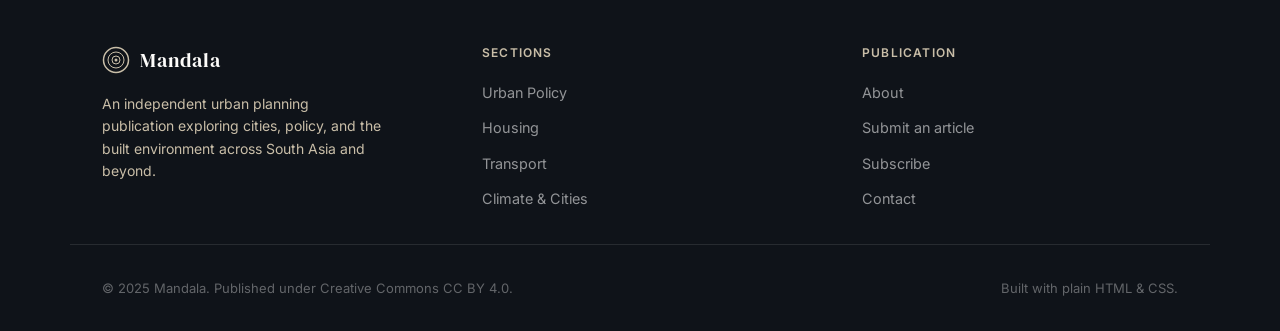
<file: contact.html>
<!DOCTYPE html>
<html lang="en">
<head>
  <meta charset="UTF-8" />
  <meta name="viewport" content="width=device-width, initial-scale=1.0" />
  <title>Contact & Submit — Mandala</title>
  <meta name="description" content="Contact the Mandala editorial team, submit an article, or sign up for updates on new research and publications." />
  <link rel="stylesheet" href="css/style.css" />
  <link rel="icon" type="image/svg+xml" href="data:image/svg+xml,<svg xmlns='http://www.w3.org/2000/svg' viewBox='0 0 32 32'><circle cx='16' cy='16' r='14' fill='none' stroke='%233D4F7C' stroke-width='2'/><circle cx='16' cy='16' r='9' fill='none' stroke='%233D4F7C' stroke-width='1.5'/><circle cx='16' cy='16' r='4' fill='%233D4F7C'/></svg>" />

  <!-- Google tag (gtag.js) -->
<script async src="https://www.googletagmanager.com/gtag/js?id=G-217Y30JMGP"></script>
<script>
  window.dataLayer = window.dataLayer || [];
  function gtag(){dataLayer.push(arguments);}
  gtag('js', new Date());

  gtag('config', 'G-217Y30JMGP');
</script>
  
</head>
<body>

<!-- ── NAV ──────────────────────────────────────────────── -->
<nav class="site-nav" role="navigation" aria-label="Main navigation">
  <div class="nav-inner">
    <a href="index.html" class="nav-logo" aria-label="Mandala home">
      <svg class="logo-mark" viewBox="0 0 28 28" fill="none" aria-hidden="true">
        <circle cx="14" cy="14" r="12.5" stroke="#3D4F7C" stroke-width="1.5"/>
        <circle cx="14" cy="14" r="8" stroke="#3D4F7C" stroke-width="1"/>
        <circle cx="14" cy="14" r="4" stroke="#3D4F7C" stroke-width="1"/>
        <circle cx="14" cy="14" r="1.5" fill="#3D4F7C"/>
        <line x1="14" y1="1.5" x2="14" y2="5" stroke="#3D4F7C" stroke-width="1"/>
        <line x1="14" y1="23" x2="14" y2="26.5" stroke="#3D4F7C" stroke-width="1"/>
        <line x1="1.5" y1="14" x2="5" y2="14" stroke="#3D4F7C" stroke-width="1"/>
        <line x1="23" y1="14" x2="26.5" y2="14" stroke="#3D4F7C" stroke-width="1"/>
      </svg>
      <span class="logo-text">Mandala</span>
    </a>
    <button class="nav-toggle" aria-label="Toggle navigation" aria-expanded="false"
      onclick="this.setAttribute('aria-expanded', this.getAttribute('aria-expanded')==='true'?'false':'true'); document.getElementById('nav-links').classList.toggle('open');">
      <span></span><span></span><span></span>
    </button>
    <ul class="nav-links" id="nav-links" role="list">
      <li><a href="index.html">Home</a></li>
      <li><a href="articles.html">Articles</a></li>
      <li><a href="about.html">About</a></li>
      <li><a href="contact.html" class="nav-cta active">Submit</a></li>
    </ul>
  </div>
</nav>

<!-- ── PAGE HERO ────────────────────────────────────────── -->
<header class="page-hero">
  <div class="page-hero-inner">
    <p class="eyebrow">Get in touch</p>
    <h1>Contact &amp; submit</h1>
    <p>Submit an article, propose a collaboration, or ask the editorial team a question. We aim to acknowledge all enquiries within five working days.</p>
  </div>
</header>

<!-- ── CONTACT GRID ─────────────────────────────────────── -->
<main class="contact-grid">

  <!-- Left: info -->
  <div class="contact-info">

    <h2>Submission guidelines</h2>
    <p>Mandala welcomes original research articles (4,000–10,000 words), policy essays (1,500–4,000 words), and field reports (1,000–3,000 words). We accept work from researchers, practitioners, and students at any career stage.</p>
    <p>All submissions should include: an abstract (150–200 words), five keywords, author biography (50–80 words), and any data availability statement. We do not require a specific citation style — use whichever is standard in your field, applied consistently.</p>
    <p>We particularly welcome submissions from researchers based in cities that are underrepresented in the urban studies literature. If you are unsure whether your work is a fit for Mandala, send us a short pitch (200–300 words) before preparing a full submission.</p>

    <h2>Contact details</h2>

    <div class="contact-detail">
      <div class="contact-detail-icon">
        <svg viewBox="0 0 24 24" aria-hidden="true"><rect x="2" y="4" width="20" height="16" rx="2"/><polyline points="2,4 12,13 22,4"/></svg>
      </div>
      <div class="contact-detail-body">
        <strong>Editorial enquiries</strong>
        <span>editors@mandalajournal.in</span>
      </div>
    </div>

    <div class="contact-detail">
      <div class="contact-detail-icon">
        <svg viewBox="0 0 24 24" aria-hidden="true"><rect x="2" y="4" width="20" height="16" rx="2"/><polyline points="2,4 12,13 22,4"/></svg>
      </div>
      <div class="contact-detail-body">
        <strong>Submissions</strong>
        <span>submit@mandalajournal.in</span>
      </div>
    </div>

    <div class="contact-detail">
      <div class="contact-detail-icon">
        <svg viewBox="0 0 24 24" aria-hidden="true"><path d="M21 10c0 7-9 13-9 13s-9-6-9-13a9 9 0 0 1 18 0z"/><circle cx="12" cy="10" r="3"/></svg>
      </div>
      <div class="contact-detail-body">
        <strong>Based in</strong>
        <span>New Delhi, India</span>
      </div>
    </div>

    <div class="contact-detail">
      <div class="contact-detail-icon">
        <svg viewBox="0 0 24 24" aria-hidden="true"><circle cx="12" cy="12" r="10"/><polyline points="12 6 12 12 16 14"/></svg>
      </div>
      <div class="contact-detail-body">
        <strong>Response time</strong>
        <span>Within 5 working days for all enquiries; 6–8 weeks for peer review</span>
      </div>
    </div>

    <h2 style="margin-top:2.5rem;">Review timeline</h2>
    <p>After submission, manuscripts enter a desk review stage (1–2 weeks). Work that passes desk review is sent for double-blind peer review. We aim to provide first decisions within eight weeks of submission. We do not charge any fee at any stage of the process.</p>

  </div>

  <!-- Right: form -->
  <div>
    <div class="contact-form-wrap">
      <h3>Send us a message</h3>
      <p>Use this form for general enquiries, pitches, and article submissions. Attach your manuscript as a PDF or Word document.</p>

      <!--
        FORM SETUP NOTE:
        This form uses method="POST". To make it functional on GitHub Pages
        (which is static-only), use one of these free form services:
          - Formspree: replace action="#" with action="https://formspree.io/f/YOUR_ID"
          - Netlify Forms: add netlify attribute to <form> tag
          - EmailJS: call their API from the submit button
        See DEPLOYMENT.md for full instructions.
      -->
      <form action="#" method="POST" aria-label="Contact and submission form" onsubmit="handleSubmit(event)">
        <div class="form-row">
          <div class="form-group">
            <label for="name">Full name <span aria-hidden="true">*</span></label>
            <input type="text" id="name" name="name" required autocomplete="name" placeholder="Your name" />
          </div>
          <div class="form-group">
            <label for="affiliation">Institution / affiliation</label>
            <input type="text" id="affiliation" name="affiliation" placeholder="University, organisation, independent" />
          </div>
        </div>

        <div class="form-group">
          <label for="email">Email address <span aria-hidden="true">*</span></label>
          <input type="email" id="email" name="email" required autocomplete="email" placeholder="you@institution.edu" />
        </div>

        <div class="form-group">
          <label for="enquiry-type">Nature of enquiry <span aria-hidden="true">*</span></label>
          <select id="enquiry-type" name="enquiry_type" required>
            <option value="" disabled selected>Select one…</option>
            <option value="article">Article submission</option>
            <option value="pitch">Pitch / abstract</option>
            <option value="review">Offer to peer review</option>
            <option value="editorial">Editorial enquiry</option>
            <option value="partnership">Partnership or collaboration</option>
            <option value="subscribe">Subscribe to updates</option>
            <option value="other">Other</option>
          </select>
        </div>

        <div class="form-group" id="article-title-group" style="display:none;">
          <label for="article-title">Article / manuscript title</label>
          <input type="text" id="article-title" name="article_title" placeholder="Working title of your submission" />
        </div>

        <div class="form-group">
          <label for="message">Message <span aria-hidden="true">*</span></label>
          <textarea id="message" name="message" required placeholder="Tell us about your enquiry, pitch, or submission. For article submissions, include your abstract here or attach a PDF below." rows="6"></textarea>
        </div>

        <button type="submit" class="form-submit">Send message</button>
        <p class="form-note">We aim to respond within 5 working days. No fees, no spam.</p>
      </form>

      <!-- Success state (shown after submit) -->
      <div id="form-success" style="display:none; text-align:center; padding:2rem 0;">
        <svg width="48" height="48" viewBox="0 0 48 48" fill="none" aria-hidden="true" style="margin:0 auto 1rem;">
          <circle cx="24" cy="24" r="22" stroke="#3D4F7C" stroke-width="2"/>
          <path d="M14 24l7 7 13-14" stroke="#3D4F7C" stroke-width="2.5" stroke-linecap="round" stroke-linejoin="round"/>
        </svg>
        <p style="font-family:'DM Serif Display',serif;font-size:1.3rem;color:#0F1319;margin-bottom:0.5rem;">Thank you for your message.</p>
        <p style="font-size:0.9rem;color:#6B7280;">We'll be in touch within 5 working days.</p>
      </div>
    </div>
  </div>

</main>

<!-- ── FOOTER ────────────────────────────────────────────── -->
<footer class="site-footer" role="contentinfo">
  <div class="footer-inner">
    <div class="footer-brand">
      <div class="nav-logo">
        <svg class="logo-mark" viewBox="0 0 28 28" fill="none" aria-hidden="true">
          <circle cx="14" cy="14" r="12.5" stroke="#C9BEA8" stroke-width="1.5"/>
          <circle cx="14" cy="14" r="8" stroke="#C9BEA8" stroke-width="1"/>
          <circle cx="14" cy="14" r="4" stroke="#C9BEA8" stroke-width="1"/>
          <circle cx="14" cy="14" r="1.5" fill="#C9BEA8"/>
        </svg>
        <span class="logo-text">Mandala</span>
      </div>
      <p>An independent urban planning publication exploring cities, policy, and the built environment across South Asia and beyond.</p>
    </div>
    <div class="footer-col">
      <h4>Sections</h4>
      <ul>
        <li><a href="articles.html">Urban Policy</a></li>
        <li><a href="articles.html">Housing</a></li>
        <li><a href="articles.html">Transport</a></li>
        <li><a href="articles.html">Climate &amp; Cities</a></li>
      </ul>
    </div>
    <div class="footer-col">
      <h4>Publication</h4>
      <ul>
        <li><a href="about.html">About</a></li>
        <li><a href="contact.html">Submit an article</a></li>
        <li><a href="contact.html">Subscribe</a></li>
        <li><a href="contact.html">Contact</a></li>
      </ul>
    </div>
  </div>
  <div class="footer-bottom">
    <p>© 2025 Mandala. Published under Creative Commons CC BY 4.0.</p>
    <p>Built with plain HTML &amp; CSS.</p>
  </div>
</footer>

<script>
  // Show/hide article title field based on enquiry type
  const select = document.getElementById('enquiry-type');
  const titleGroup = document.getElementById('article-title-group');
  select.addEventListener('change', () => {
    const show = ['article', 'pitch'].includes(select.value);
    titleGroup.style.display = show ? 'block' : 'none';
    document.getElementById('article-title').required = show;
  });

  // Demo form submission (replace with real service)
  function handleSubmit(e) {
    e.preventDefault();
    document.querySelector('.contact-form-wrap form').style.display = 'none';
    document.getElementById('form-success').style.display = 'block';
  }
</script>

</body>
</html>
</file>
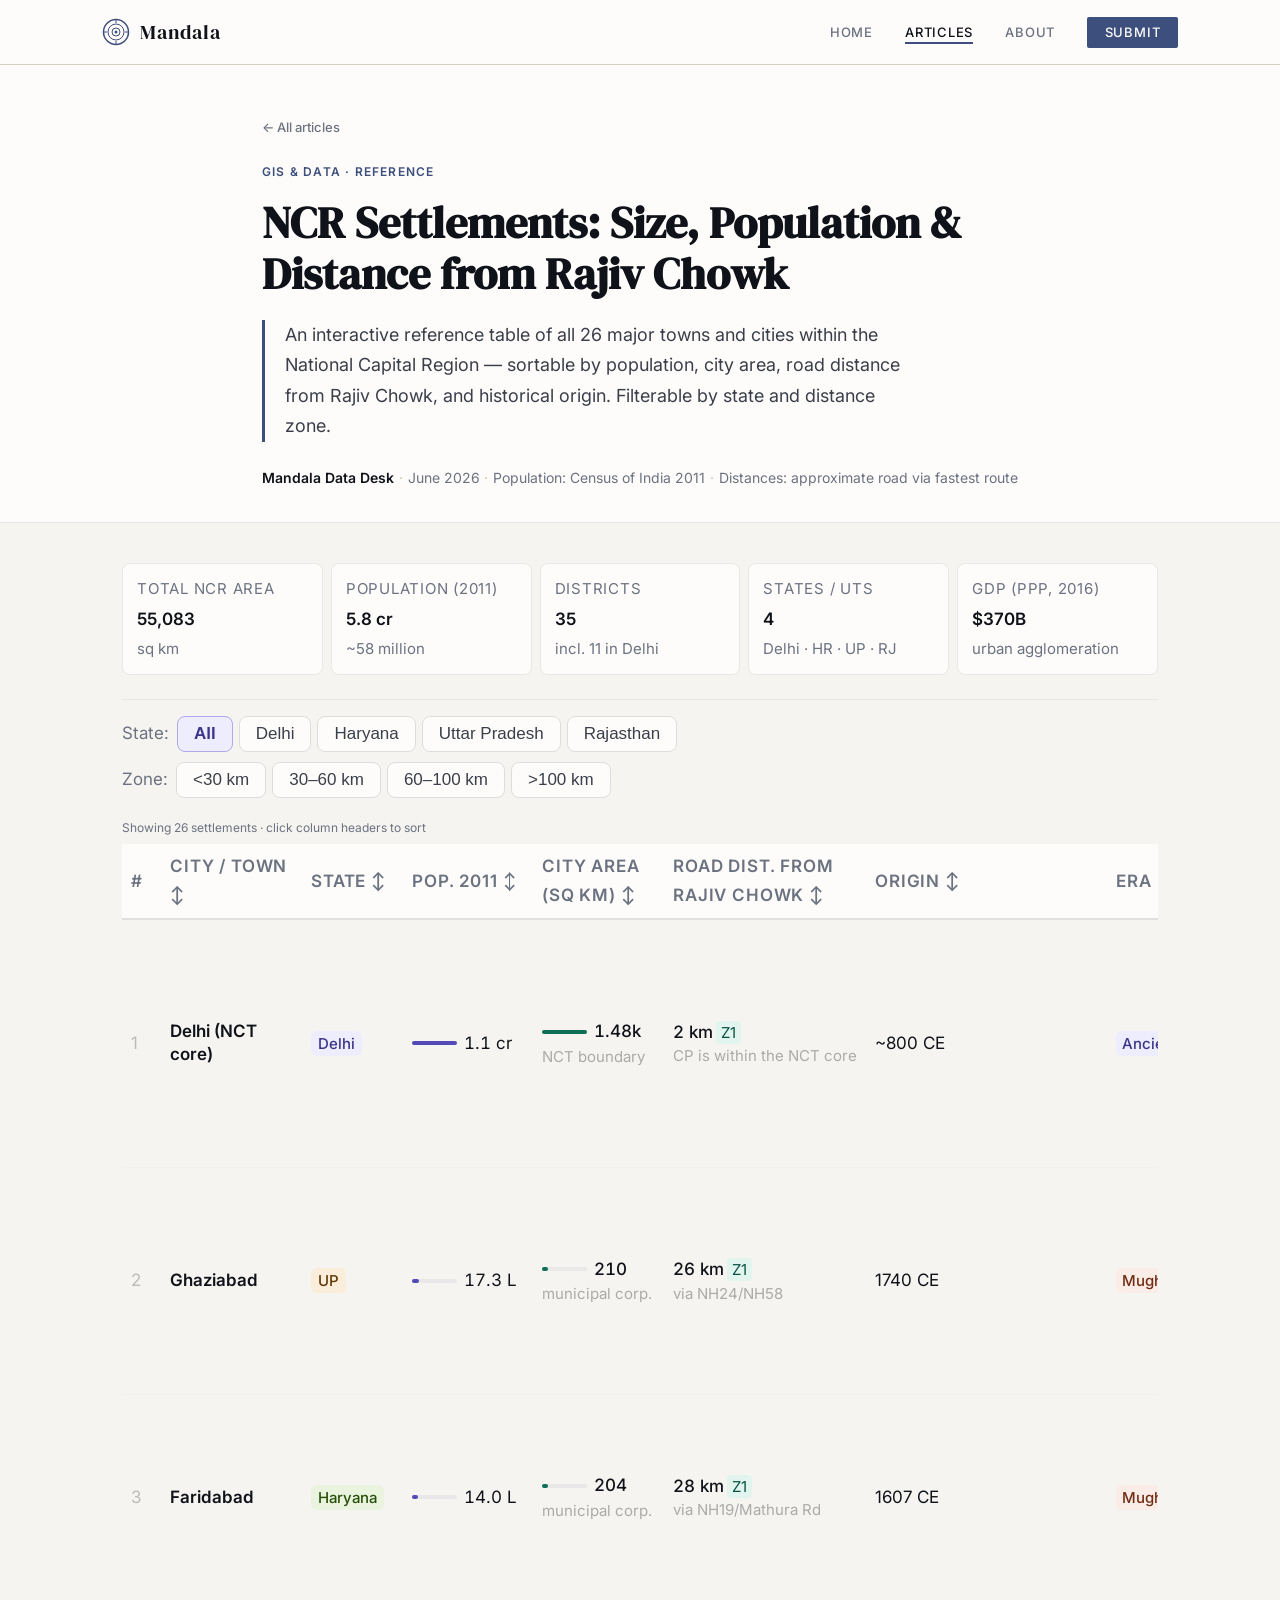
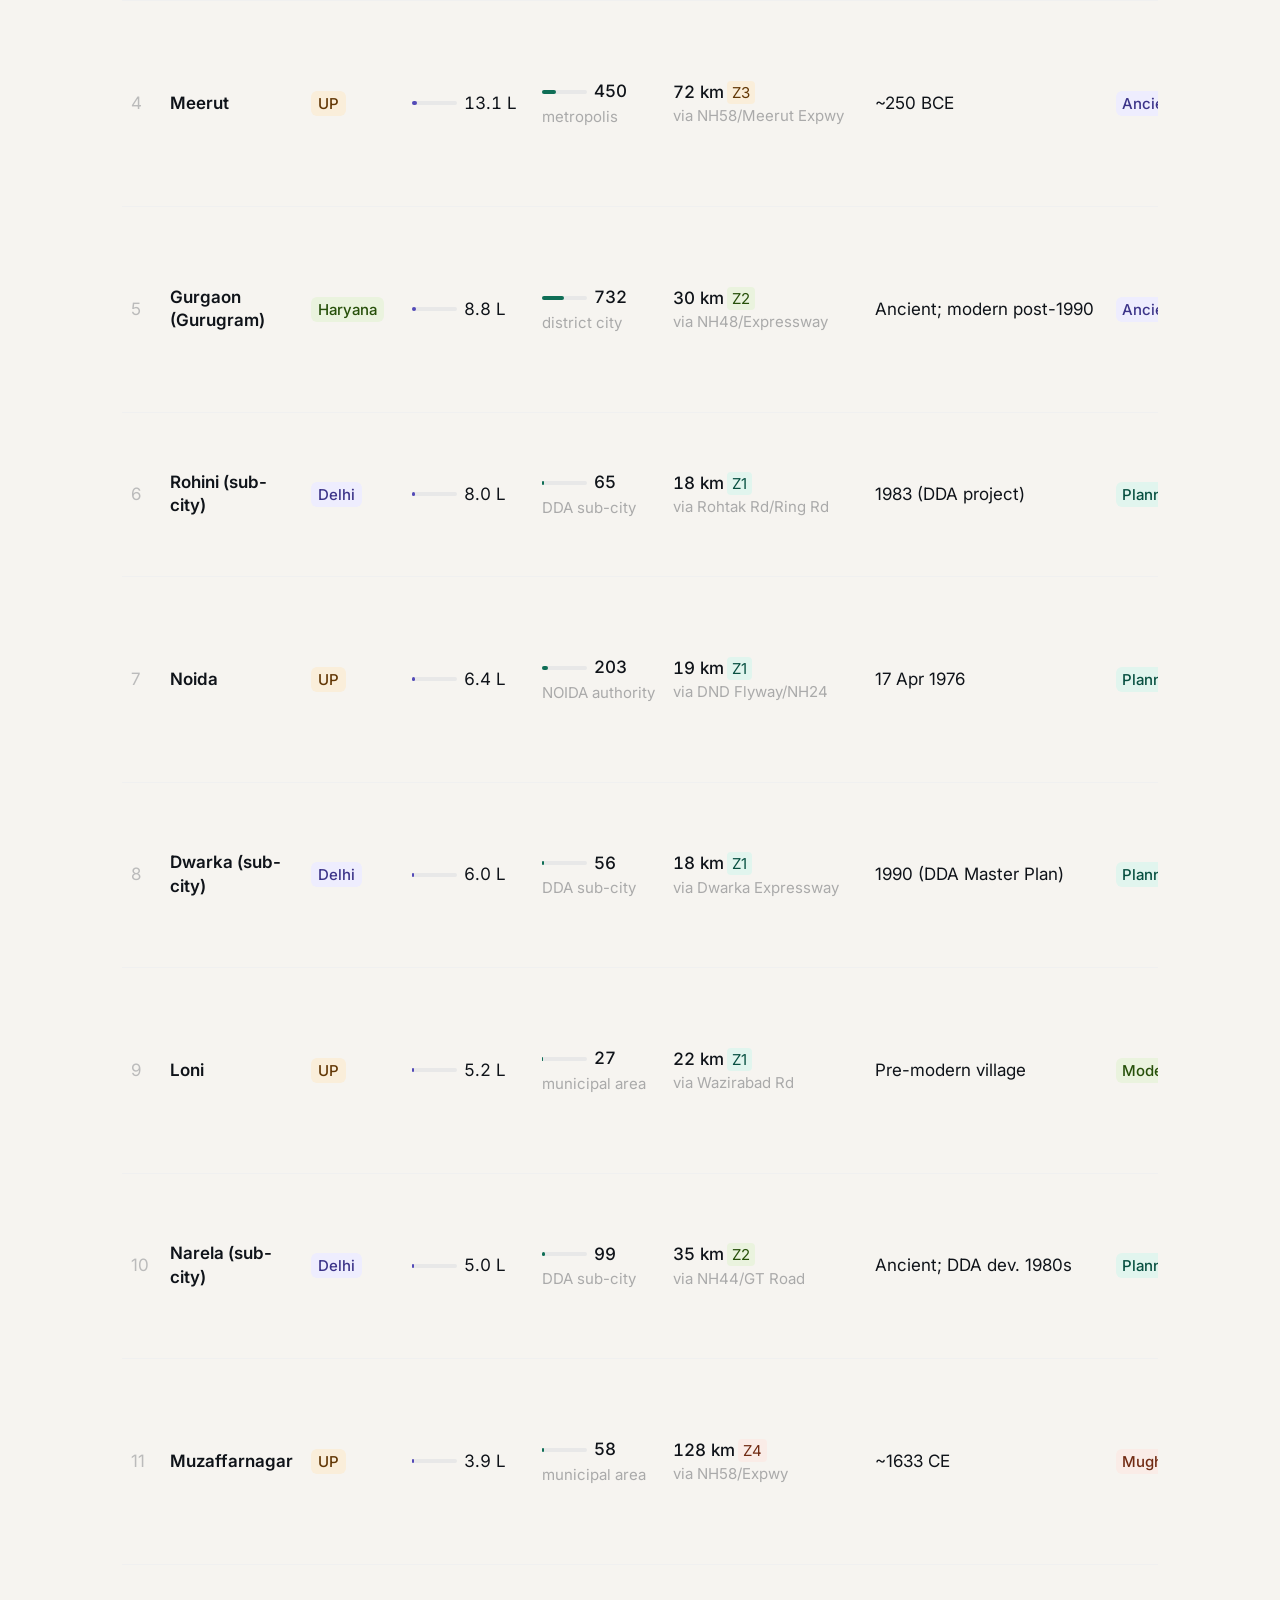
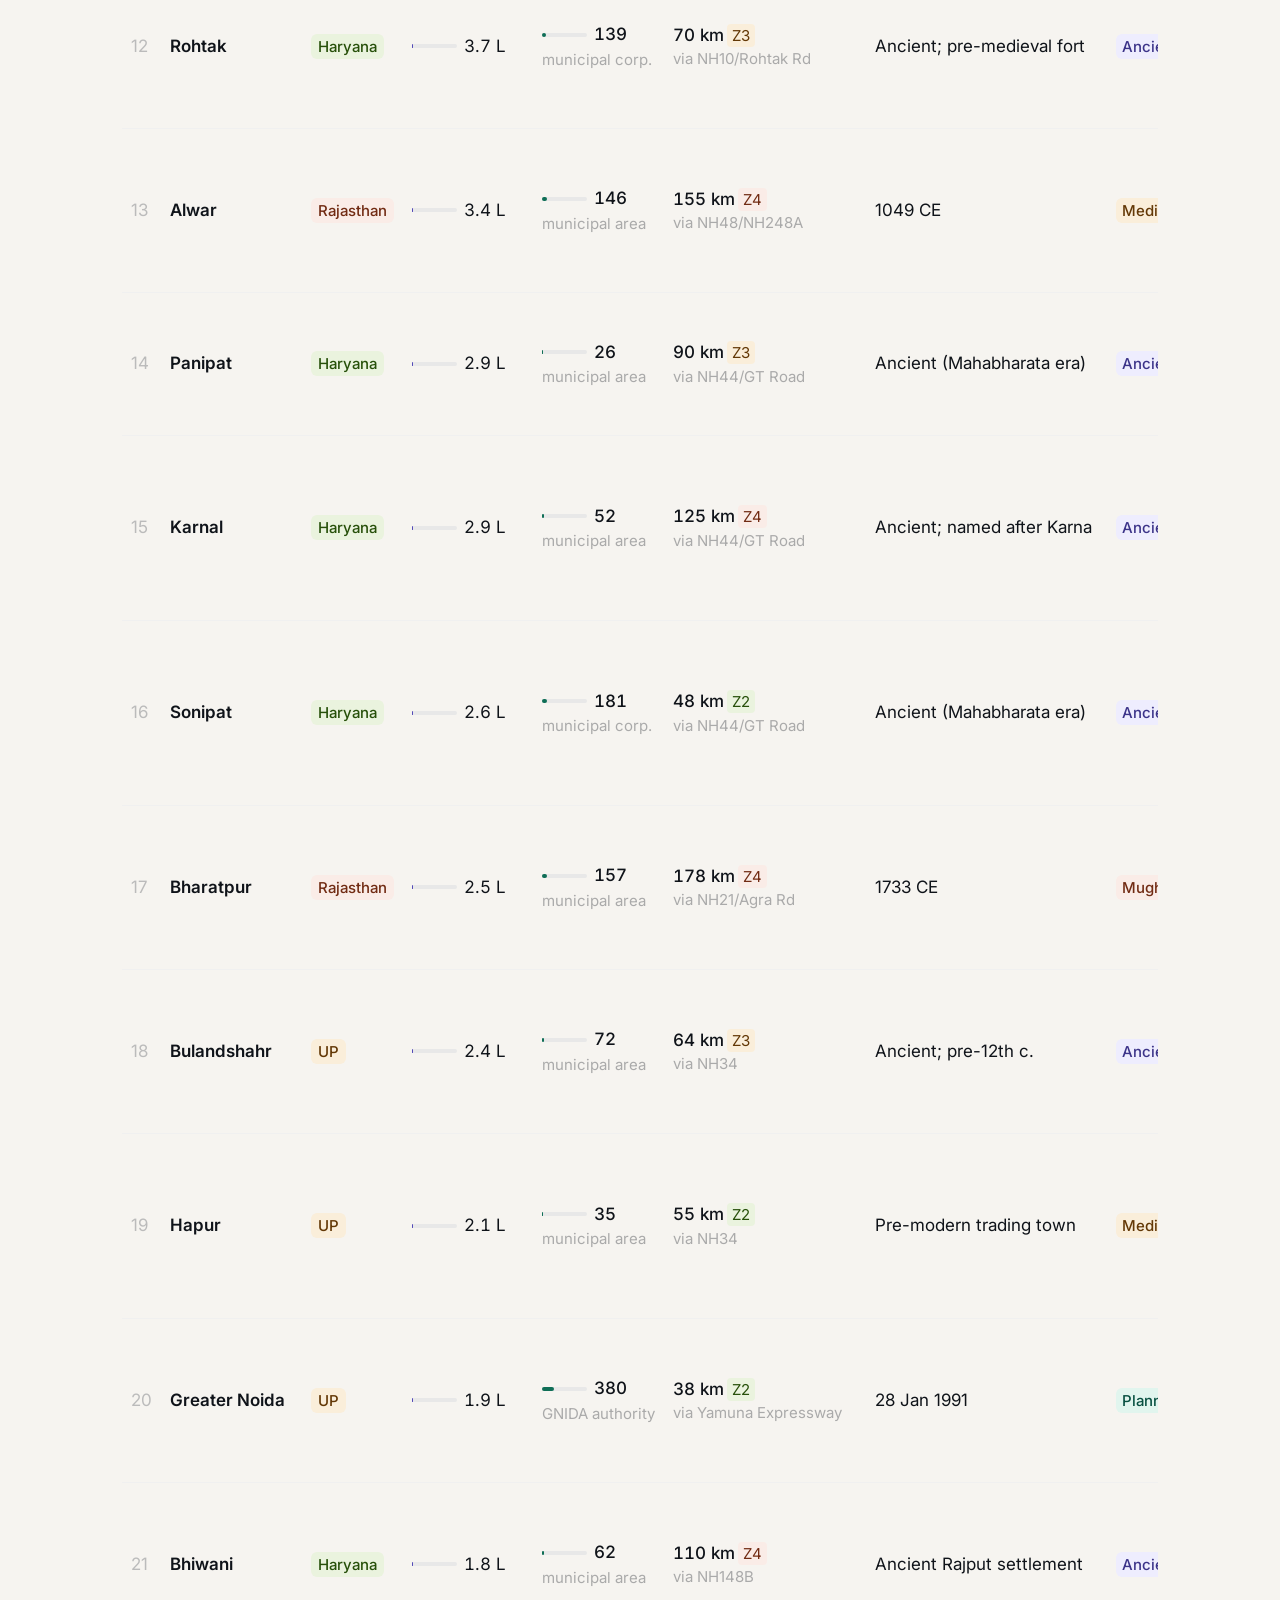
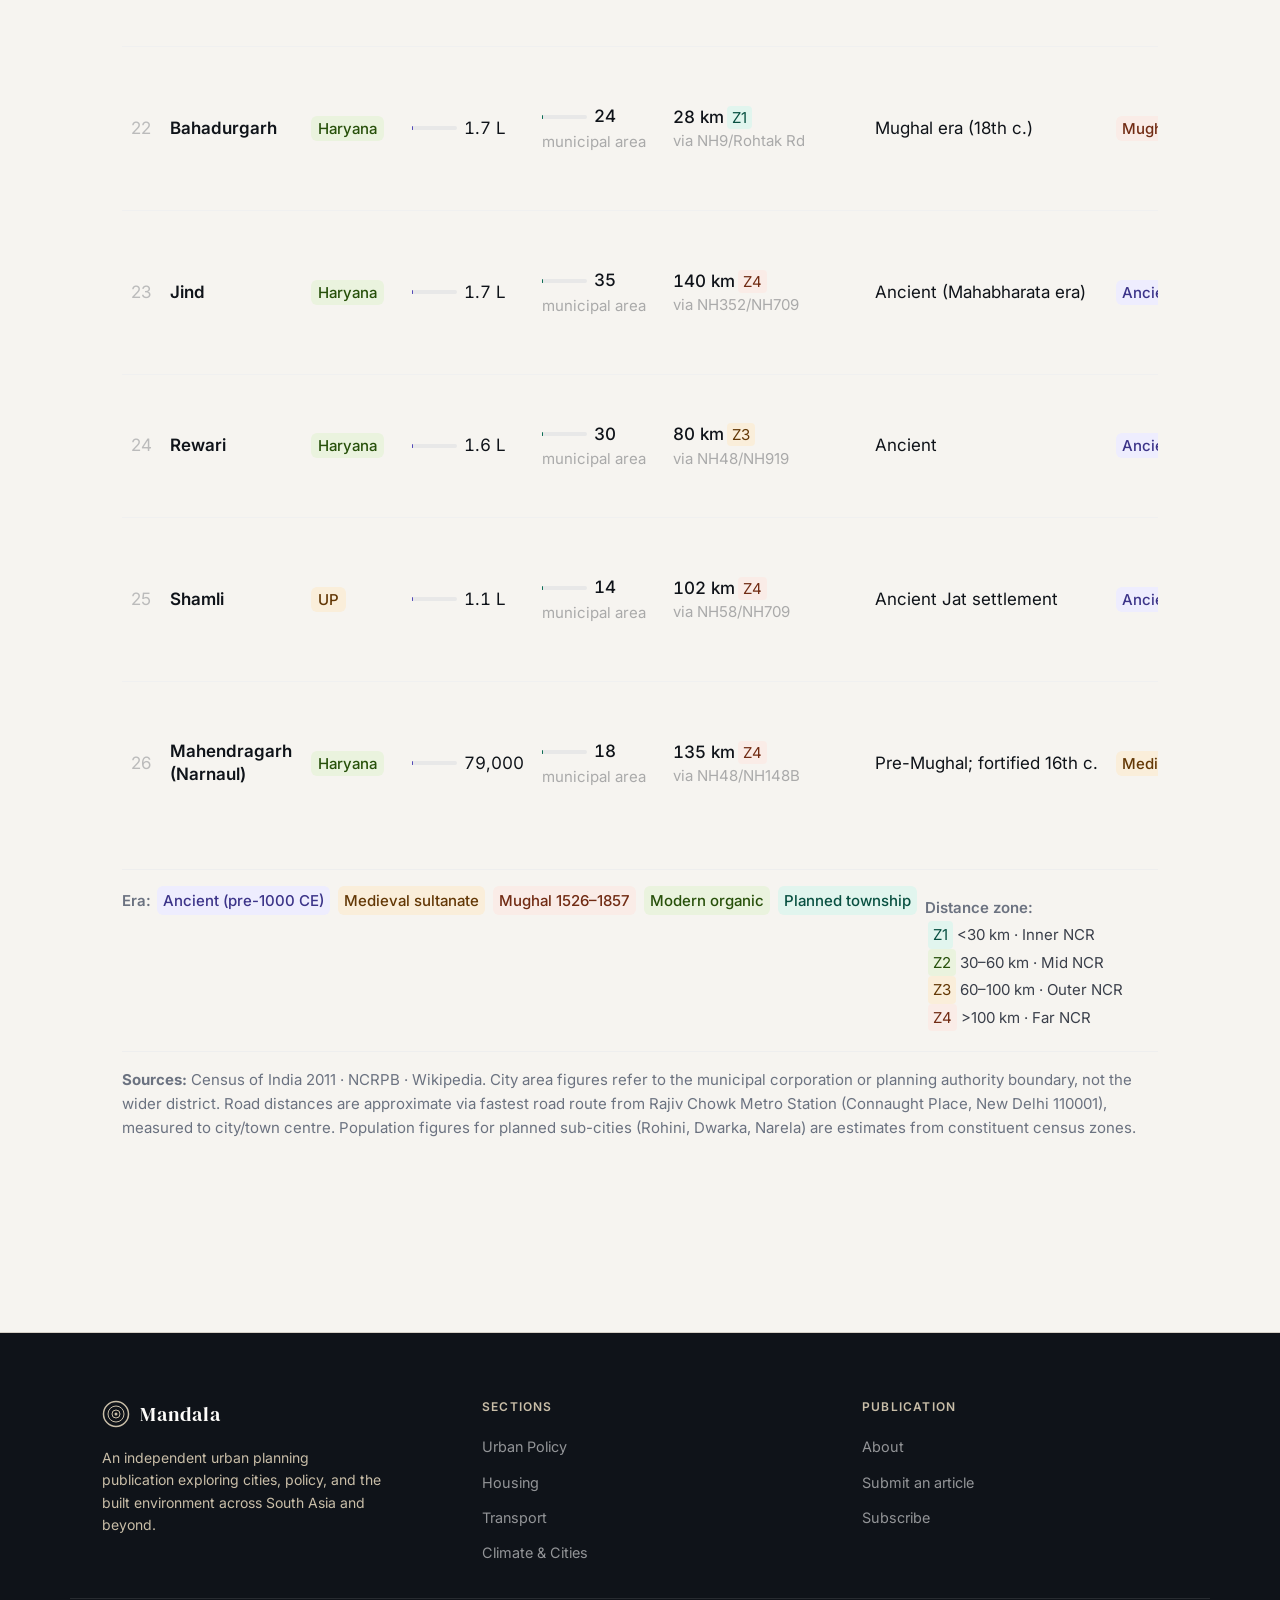
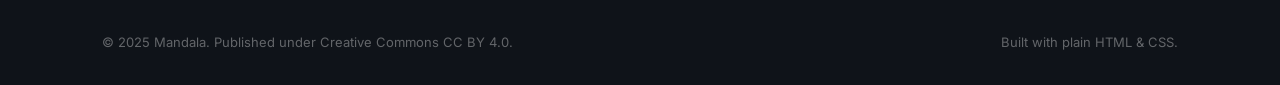
<file: articles/ncr-settlements.html>
<!DOCTYPE html>
<html lang="en">
<head>
  <meta charset="UTF-8" />
  <meta name="viewport" content="width=device-width, initial-scale=1.0" />
  <title>National Capital Region, India </title>
  <meta name="description" content="" />
  <link rel="stylesheet" href="../css/style.css" />
  <link rel="icon" type="image/svg+xml" href="data:image/svg+xml,<svg xmlns='http://www.w3.org/2000/svg' viewBox='0 0 32 32'><circle cx='16' cy='16' r='14' fill='none' stroke='%233D4F7C' stroke-width='2'/><circle cx='16' cy='16' r='9' fill='none' stroke='%233D4F7C' stroke-width='1.5'/><circle cx='16' cy='16' r='4' fill='%233D4F7C'/></svg>" />
  <style>
    /* ── Scoped table styles ── */
    .ncr-wrap { max-width: 1100px; margin-inline: auto; padding-inline: 2rem; padding-bottom: 5rem; }
    .ncr-overview { display: grid; grid-template-columns: repeat(auto-fit, minmax(120px, 1fr)); gap: 8px; margin-bottom: 1.5rem; }
    .ncr-stat { background: var(--white); border: 1px solid #e8e8e8; border-radius: 8px; padding: 12px 14px; }
    .ncr-stat-label { font-size: 15px; color: var(--ink-muted); text-transform: uppercase; letter-spacing: 0.05em; margin-bottom: 4px; }
    .ncr-stat-val { font-size: 17px; font-weight: 600; color: var(--ink); }
    .ncr-stat-sub { font-size: 15px; color: var(--ink-muted); margin-top: 2px; }
    .ncr-filters { display: flex; flex-direction: column; gap: 10px; margin-bottom: 0.75rem; padding: 1rem 0 0.5rem; border-top: 1px solid #e8e8e8; }
    .ncr-filter-row { display: flex; align-items: center; gap: 6px; flex-wrap: wrap; }
    .ncr-filters label { font-size: 17px; color: var(--ink-muted); margin-right: 2px; }
    .ncr-filter-btn { font-size: 17px; padding: 7px 16px; border: 1px solid #ddd; border-radius: 8px; background: var(--white); color: var(--ink-soft); cursor: pointer; transition: all 0.15s; }
    .ncr-filter-btn:hover { background: var(--canvas); }
    .ncr-filter-btn.on { background: #EEEDFE; border-color: #AFA9EC; color: #3C3489; font-weight: 600; }
    .ncr-sep { width: 1px; background: #e8e8e8; margin: 0 4px; display: inline-block; height: 14px; vertical-align: middle; }
    .ncr-count { font-size: 12px; color: var(--ink-muted); margin-bottom: 6px; }
    .ncr-tbl-wrap { overflow-x: auto; }
    .ncr-tbl { width: 100%; border-collapse: collapse; font-size: 17px; }
    .ncr-tbl thead tr { border-bottom: 2px solid #e0e0e0; }
    .ncr-tbl th { font-size: 17px; font-weight: 600; color: var(--ink-muted); text-transform: uppercase; letter-spacing: 0.05em; padding: 8px 9px; text-align: left; background: var(--white); cursor: pointer; user-select: none;  }
    .ncr-tbl th:hover { color: var(--ink); }
    .ncr-tbl td { padding: 8px 9px; border-bottom: 1px solid #f0f0f0; vertical-align: middle; line-height: 1.4; }
    .ncr-tbl tr:last-child td { border-bottom: none; }
    .ncr-tbl tr:hover td { background: var(--canvas); }
    .era { display: inline-block; font-size: 15px; padding: 2px 6px; border-radius: 6px; font-weight: 500; white-space: nowrap; }
    .e-ancient  { background: #EEEDFE; color: #3C3489; }
    .e-medieval { background: #FAEEDA; color: #633806; }
    .e-mughal   { background: #FAECE7; color: #712B13; }
    .e-modern   { background: #EAF3DE; color: #27500A; }
    .e-planned  { background: #E1F5EE; color: #085041; }
    .state-pill { display: inline-block; font-size: 15px; padding: 2px 7px; border-radius: 6px; font-weight: 500; white-space: nowrap; }
    .s-delhi   { background: #EEEDFE; color: #3C3489; }
    .s-haryana { background: #EAF3DE; color: #27500A; }
    .s-up      { background: #FAEEDA; color: #633806; }
    .s-raj     { background: #FAECE7; color: #712B13; }
    .pop-bar, .area-bar { width: 45px; height: 4px; background: #e8e8e8; border-radius: 2px; display: inline-block; vertical-align: middle; margin-right: 4px; }
    .pop-fill { height: 4px; border-radius: 2px; background: #534AB7; }
    .area-fill { height: 4px; border-radius: 2px; background: #0F6E56; }
    .dist-val { font-variant-numeric: tabular-nums; font-weight: 500; color: var(--ink); }
    .dist-zone { display: inline-block; font-size: 15px; padding: 1px 5px; border-radius: 4px; margin-left: 3px; }
    .zone-1 { background: #E1F5EE; color: #085041; }
    .zone-2 { background: #EAF3DE; color: #27500A; }
    .zone-3 { background: #FAEEDA; color: #633806; }
    .zone-4 { background: #FAECE7; color: #712B13; }
    .note-cell { font-size: 15px; color: var(--ink-soft); max-width: 240px; }
    .area-note { font-size: 15px; color: #aaa; margin-top: 2px; }
    .ncr-legend { display: flex; flex-wrap: wrap; gap: 8px; margin-top: 1.5rem; padding-top: 1rem; border-top: 1px solid #eee; }
    .ncr-legend-label { font-size: 15px; color: var(--ink-muted); font-weight: 600; margin-right: 2px; }
    .zone-item { display: flex; align-items: center; gap: 4px; font-size: 15px; color: var(--ink-soft); }
    .ncr-source { margin-top: 1.25rem; font-size: 15px; color: var(--ink-muted); border-top: 1px solid #eee; padding-top: 1rem; line-height: 1.6; }
  </style>

<!-- Google tag (gtag.js) -->
<script async src="https://www.googletagmanager.com/gtag/js?id=G-217Y30JMGP"></script>
<script>
  window.dataLayer = window.dataLayer || [];
  function gtag(){dataLayer.push(arguments);}
  gtag('js', new Date());

  gtag('config', 'G-217Y30JMGP');
</script>
  
</head>
<body>

<!-- ── NAV ──────────────────────────────────────────────── -->
<nav class="site-nav" role="navigation" aria-label="Main navigation">
  <div class="nav-inner">
    <a href="../index.html" class="nav-logo" aria-label="Mandala home">
      <svg class="logo-mark" viewBox="0 0 28 28" fill="none" aria-hidden="true">
        <circle cx="14" cy="14" r="12.5" stroke="#3D4F7C" stroke-width="1.5"/>
        <circle cx="14" cy="14" r="8" stroke="#3D4F7C" stroke-width="1"/>
        <circle cx="14" cy="14" r="4" stroke="#3D4F7C" stroke-width="1"/>
        <circle cx="14" cy="14" r="1.5" fill="#3D4F7C"/>
        <line x1="14" y1="1.5" x2="14" y2="5" stroke="#3D4F7C" stroke-width="1"/>
        <line x1="14" y1="23" x2="14" y2="26.5" stroke="#3D4F7C" stroke-width="1"/>
        <line x1="1.5" y1="14" x2="5" y2="14" stroke="#3D4F7C" stroke-width="1"/>
        <line x1="23" y1="14" x2="26.5" y2="14" stroke="#3D4F7C" stroke-width="1"/>
      </svg>
      <span class="logo-text">Mandala</span>
    </a>
    <button class="nav-toggle" aria-label="Toggle navigation" aria-expanded="false"
      onclick="this.setAttribute('aria-expanded', this.getAttribute('aria-expanded')==='true'?'false':'true'); document.getElementById('nav-links').classList.toggle('open');">
      <span></span><span></span><span></span>
    </button>
    <ul class="nav-links" id="nav-links" role="list">
      <li><a href="../index.html">Home</a></li>
      <li><a href="../articles.html" class="active">Articles</a></li>
      <li><a href="../about.html">About</a></li>
      <li><a href="../contact.html" class="nav-cta">Submit</a></li>
    </ul>
  </div>
</nav>

<!-- ── ARTICLE HEADER ───────────────────────────────────── -->
<header class="art-header" style="background:var(--white);border-bottom:1px solid #e8e8e8;padding:3rem 0 2rem;">
  <div style="max-width:820px;margin-inline:auto;padding-inline:2rem;">
    <a href="../articles.html" style="display:inline-block;font-size:0.8125rem;font-weight:500;color:#6B7280;margin-bottom:1.5rem;transition:color 0.15s;" onmouseover="this.style.color='#3D4F7C'" onmouseout="this.style.color='#6B7280'">← All articles</a>
    <p style="font-size:0.75rem;font-weight:600;letter-spacing:0.1em;text-transform:uppercase;color:#3D4F7C;margin-bottom:1rem;">GIS &amp; Data · Reference</p>
    <h1 style="font-family:'DM Serif Display',Georgia,serif;font-size:clamp(1.75rem,4vw,2.75rem);line-height:1.15;color:#0F1319;margin-bottom:1.25rem;">NCR Settlements: Size, Population &amp; Distance from Rajiv Chowk</h1>
    <p style="font-size:1.125rem;color:#3A3F4A;line-height:1.7;max-width:640px;margin-bottom:1.5rem;border-left:3px solid #3D4F7C;padding-left:1.25rem;">An interactive reference table of all 26 major towns and cities within the National Capital Region — sortable by population, city area, road distance from Rajiv Chowk, and historical origin. Filterable by state and distance zone.</p>
    <div style="font-size:0.875rem;color:#6B7280;display:flex;flex-wrap:wrap;gap:0.3rem;align-items:center;">
      <span style="font-weight:600;color:#0F1319;">Mandala Data Desk</span>
      <span style="color:#C9BEA8;">·</span>
      <span>June 2026</span>
      <span style="color:#C9BEA8;">·</span>
      <span>Population: Census of India 2011</span>
      <span style="color:#C9BEA8;">·</span>
      <span>Distances: approximate road via fastest route</span>
    </div>
  </div>
</header>

<!-- ── INTERACTIVE TABLE ─────────────────────────────────── -->
<main>
  <div class="ncr-wrap" style="padding-top:2.5rem;">

    <!-- Stat cards -->
    <div class="ncr-overview">
      <div class="ncr-stat"><div class="ncr-stat-label">Total NCR area</div><div class="ncr-stat-val">55,083</div><div class="ncr-stat-sub">sq km</div></div>
      <div class="ncr-stat"><div class="ncr-stat-label">Population (2011)</div><div class="ncr-stat-val">5.8 cr</div><div class="ncr-stat-sub">~58 million</div></div>
      <div class="ncr-stat"><div class="ncr-stat-label">Districts</div><div class="ncr-stat-val">35</div><div class="ncr-stat-sub">incl. 11 in Delhi</div></div>
      <div class="ncr-stat"><div class="ncr-stat-label">States / UTs</div><div class="ncr-stat-val">4</div><div class="ncr-stat-sub">Delhi · HR · UP · RJ</div></div>
      <div class="ncr-stat"><div class="ncr-stat-label">GDP (PPP, 2016)</div><div class="ncr-stat-val">$370B</div><div class="ncr-stat-sub">urban agglomeration</div></div>
    </div>

    <!-- Filters -->
    <div class="ncr-filters" id="filters">
    
    <div class="ncr-filter-row">
    <label>State:</label>
    <button class="ncr-filter-btn on" data-state="all">All</button>
    <button class="ncr-filter-btn" data-state="Delhi">Delhi</button>
    <button class="ncr-filter-btn" data-state="Haryana">Haryana</button>
    <button class="ncr-filter-btn" data-state="UP">Uttar Pradesh</button>
    <button class="ncr-filter-btn" data-state="Rajasthan">Rajasthan</button>
    </div>
    
    <div class="ncr-filter-row">
    <label>Zone:</label>
    <button class="ncr-filter-btn" data-zone="1">&lt;30 km</button>
    <button class="ncr-filter-btn" data-zone="2">30–60 km</button>
    <button class="ncr-filter-btn" data-zone="3">60–100 km</button>
    <button class="ncr-filter-btn" data-zone="4">&gt;100 km</button>
    </div>
      
</div>

    
    <div class="ncr-count" id="count-row">Showing all 26 major settlements · click column headers to sort</div>

    <!-- Table -->
    <div class="ncr-tbl-wrap">
      <table class="ncr-tbl" id="main-table">
        <thead>
          <tr>
            <th onclick="sortBy('rank')">#</th>
            <th onclick="sortBy('city')">City / town ↕</th>
            <th onclick="sortBy('state')">State ↕</th>
            <th onclick="sortBy('pop')">Pop. 2011 ↕</th>
            <th onclick="sortBy('area')">City area (sq km) ↕</th>
            <th onclick="sortBy('dist')">Road dist. from Rajiv Chowk ↕</th>
            <th onclick="sortBy('origin_yr')">Origin ↕</th>
            <th>Era</th>
            <th>Character</th>
          </tr>
        </thead>
        <tbody id="tbody"></tbody>
      </table>
    </div>

    <!-- Legend -->
    <div class="ncr-legend">
      <div>
        <span class="ncr-legend-label">Era: </span>
        <span class="era e-ancient">Ancient (pre-1000 CE)</span>&nbsp;
        <span class="era e-medieval">Medieval sultanate</span>&nbsp;
        <span class="era e-mughal">Mughal 1526–1857</span>&nbsp;
        <span class="era e-modern">Modern organic</span>&nbsp;
        <span class="era e-planned">Planned township</span>
      </div>
      <div style="margin-top:8px;">
        <span class="ncr-legend-label">Distance zone: </span>
        <span class="zone-item"><span class="dist-zone zone-1">Z1</span> &lt;30 km · Inner NCR &nbsp;</span>
        <span class="zone-item"><span class="dist-zone zone-2">Z2</span> 30–60 km · Mid NCR &nbsp;</span>
        <span class="zone-item"><span class="dist-zone zone-3">Z3</span> 60–100 km · Outer NCR &nbsp;</span>
        <span class="zone-item"><span class="dist-zone zone-4">Z4</span> &gt;100 km · Far NCR</span>
      </div>
    </div>

    <!-- Source note -->
    <p class="ncr-source">
      <strong>Sources:</strong> Census of India 2011 · NCRPB · Wikipedia. City area figures refer to the municipal corporation or planning authority boundary, not the wider district. Road distances are approximate via fastest road route from Rajiv Chowk Metro Station (Connaught Place, New Delhi 110001), measured to city/town centre. Population figures for planned sub-cities (Rohini, Dwarka, Narela) are estimates from constituent census zones.
    </p>

  </div>
</main>

<!-- ── FOOTER ────────────────────────────────────────────── -->
<footer class="site-footer" role="contentinfo">
  <div class="footer-inner">
    <div class="footer-brand">
      <div class="nav-logo">
        <svg class="logo-mark" viewBox="0 0 28 28" fill="none" aria-hidden="true">
          <circle cx="14" cy="14" r="12.5" stroke="#C9BEA8" stroke-width="1.5"/>
          <circle cx="14" cy="14" r="8" stroke="#C9BEA8" stroke-width="1"/>
          <circle cx="14" cy="14" r="4" stroke="#C9BEA8" stroke-width="1"/>
          <circle cx="14" cy="14" r="1.5" fill="#C9BEA8"/>
        </svg>
        <span class="logo-text">Mandala</span>
      </div>
      <p>An independent urban planning publication exploring cities, policy, and the built environment across South Asia and beyond.</p>
    </div>
    <div class="footer-col">
      <h4>Sections</h4>
      <ul>
        <li><a href="../articles.html">Urban Policy</a></li>
        <li><a href="../articles.html">Housing</a></li>
        <li><a href="../articles.html">Transport</a></li>
        <li><a href="../articles.html">Climate &amp; Cities</a></li>
      </ul>
    </div>
    <div class="footer-col">
      <h4>Publication</h4>
      <ul>
        <li><a href="../about.html">About</a></li>
        <li><a href="../contact.html">Submit an article</a></li>
        <li><a href="../contact.html">Subscribe</a></li>
      </ul>
    </div>
  </div>
  <div class="footer-bottom">
    <p>© 2025 Mandala. Published under Creative Commons CC BY 4.0.</p>
    <p>Built with plain HTML &amp; CSS.</p>
  </div>
</footer>

<script>
const data = [
  { city:"Delhi (NCT core)", state:"Delhi", pop:11034555, area:1483, area_note:"NCT boundary", dist:2,  dist_note:"CP is within the NCT core", origin_yr:800,   origin:"~800 CE",              era:"e-ancient",  note:"Continuous settlement since Tomar Rajput Anangpal founded Lal Kot. Seven successive cities built on this site over 1,200 years." },
  { city:"Ghaziabad",         state:"UP",      pop:1729000, area:210,  area_note:"municipal corp.", dist:26, dist_note:"via NH24/NH58",           origin_yr:1740, origin:"1740 CE",              era:"e-mughal",   note:"Founded as Ghaziuddin Nagar by Mughal minister Ghaziuddin. 'Gateway of UP'. Major industrial and residential hub." },
  { city:"Faridabad",         state:"Haryana", pop:1404653, area:204,  area_note:"municipal corp.", dist:28, dist_note:"via NH19/Mathura Rd",      origin_yr:1607, origin:"1607 CE",              era:"e-mughal",   note:"Founded by Sheikh Farid Bukhari, treasurer of Jahangir. Most populous city in Haryana. Heavy industrial base." },
  { city:"Meerut",            state:"UP",      pop:1305429, area:450,  area_note:"metropolis",      dist:72, dist_note:"via NH58/Meerut Expwy",    origin_yr:-250, origin:"~250 BCE",             era:"e-ancient",  note:"One of India's oldest continuously inhabited cities. Sparked the 1857 uprising. Sports goods capital of India." },
  { city:"Noida",             state:"UP",      pop:637272,  area:203,  area_note:"NOIDA authority", dist:19, dist_note:"via DND Flyway/NH24",      origin_yr:1976, origin:"17 Apr 1976",          era:"e-planned",  note:"New Okhla Industrial Development Area. Created during the Emergency to decongest Delhi. IT and media hub." },
  { city:"Gurgaon (Gurugram)",state:"Haryana", pop:876969,  area:732,  area_note:"district city",   dist:30, dist_note:"via NH48/Expressway",      origin_yr:-500, origin:"Ancient; modern post-1990", era:"e-ancient", note:"Village of Guru Dronacharya per Mahabharata. Transformed into India's corporate capital from the 1990s." },
  { city:"Rohini (sub-city)", state:"Delhi",   pop:800000,  area:65,   area_note:"DDA sub-city",    dist:18, dist_note:"via Rohtak Rd/Ring Rd",    origin_yr:1983, origin:"1983 (DDA project)",   era:"e-planned",  note:"First of three DDA mega sub-cities. One of Asia's largest planned residential townships." },
  { city:"Dwarka (sub-city)", state:"Delhi",   pop:600000,  area:56,   area_note:"DDA sub-city",    dist:18, dist_note:"via Dwarka Expressway",    origin_yr:1990, origin:"1990 (DDA Master Plan)", era:"e-planned", note:"Second DDA sub-city, near IGI Airport. 29 sectors. Second Diplomatic Enclave approved 2017." },
  { city:"Loni",              state:"UP",      pop:516082,  area:27,   area_note:"municipal area",  dist:22, dist_note:"via Wazirabad Rd",         origin_yr:1900, origin:"Pre-modern village",    era:"e-modern",   note:"Rapidly growing urban fringe town in Ghaziabad district. Part of original 1962 Delhi Metropolitan Area." },
  { city:"Muzaffarnagar",     state:"UP",      pop:392768,  area:58,   area_note:"municipal area",  dist:128, dist_note:"via NH58/Expwy",          origin_yr:1633, origin:"~1633 CE",             era:"e-mughal",   note:"Named after Mughal governor Muzaffar Khan. Important sugar-producing region. Added to NCR in 2015." },
  { city:"Rohtak",            state:"Haryana", pop:374292,  area:139,  area_note:"municipal corp.", dist:70, dist_note:"via NH10/Rohtak Rd",       origin_yr:-500, origin:"Ancient; pre-medieval fort", era:"e-ancient", note:"Said to be founded by Raja Rohtas (Panwar Rajput). Major grain and cotton hub." },
  { city:"Alwar",             state:"Rajasthan",pop:341422, area:146,  area_note:"municipal area",  dist:155, dist_note:"via NH48/NH248A",         origin_yr:1049, origin:"1049 CE",              era:"e-medieval", note:"Founded by Rao Raja Pratap Singh. Capital of Alwar princely state. Southernmost major NCR city." },
  { city:"Narela (sub-city)", state:"Delhi",   pop:500000,  area:99,   area_note:"DDA sub-city",    dist:35, dist_note:"via NH44/GT Road",         origin_yr:1980, origin:"Ancient; DDA dev. 1980s", era:"e-planned", note:"Third DDA sub-city. Harappan-era artifacts at nearby Bhorgarh. Industrial estate from 1983." },
  { city:"Panipat",           state:"Haryana", pop:294292,  area:26,   area_note:"municipal area",  dist:90, dist_note:"via NH44/GT Road",         origin_yr:-1000, origin:"Ancient (Mahabharata era)", era:"e-ancient", note:"Site of three decisive battles: 1526, 1556, and 1761. 'City of Weavers'." },
  { city:"Sonipat",           state:"Haryana", pop:259128,  area:181,  area_note:"municipal corp.", dist:48, dist_note:"via NH44/GT Road",         origin_yr:-1000, origin:"Ancient (Mahabharata era)", era:"e-ancient", note:"Ancient name Sonprastha / Svarnaprastha (Golden City). One of five towns demanded by the Pandavas." },
  { city:"Karnal",            state:"Haryana", pop:286934,  area:52,   area_note:"municipal area",  dist:125, dist_note:"via NH44/GT Road",        origin_yr:-1000, origin:"Ancient; named after Karna", era:"e-ancient", note:"Named after Mahabharata hero Karna. Major agricultural research centre on the GT Road." },
  { city:"Greater Noida",     state:"UP",      pop:185000,  area:380,  area_note:"GNIDA authority", dist:38, dist_note:"via Yamuna Expressway",    origin_yr:1991, origin:"28 Jan 1991",          era:"e-planned",  note:"Planned extension of Noida. F1 circuit, university campuses, wide road grid." },
  { city:"Bulandshahr",       state:"UP",      pop:235310,  area:72,   area_note:"municipal area",  dist:64, dist_note:"via NH34",                 origin_yr:-1200, origin:"Ancient; pre-12th c.", era:"e-ancient",  note:"Founded by King Ahibaran. Ancient ruins across district. Known as Baran before renaming." },
  { city:"Bharatpur",         state:"Rajasthan",pop:252659, area:157,  area_note:"municipal area",  dist:178, dist_note:"via NH21/Agra Rd",        origin_yr:1733, origin:"1733 CE",              era:"e-mughal",   note:"Founded by Jat king Suraj Mal. Famous Keoladeo Bird Sanctuary. Added to NCR July 2013." },
  { city:"Bahadurgarh",       state:"Haryana", pop:168000,  area:24,   area_note:"municipal area",  dist:28, dist_note:"via NH9/Rohtak Rd",        origin_yr:1700, origin:"Mughal era (18th c.)", era:"e-mughal",   note:"Industrial town in Jhajjar district. Part of original 1962 Delhi Metropolitan Area." },
  { city:"Bhiwani",           state:"Haryana", pop:175000,  area:62,   area_note:"municipal area",  dist:110, dist_note:"via NH148B",              origin_yr:-500, origin:"Ancient Rajput settlement", era:"e-ancient", note:"'Chhoti Kashi' for its many temples. Added to NCR 2013. Named after Rajput chieftain Bhani Devi." },
  { city:"Hapur",             state:"UP",      pop:211983,  area:35,   area_note:"municipal area",  dist:55, dist_note:"via NH34",                 origin_yr:1200, origin:"Pre-modern trading town", era:"e-medieval", note:"Historically a grain and jaggery trading town. Formed as separate district from Ghaziabad in 2011." },
  { city:"Rewari",            state:"Haryana", pop:155000,  area:30,   area_note:"municipal area",  dist:80, dist_note:"via NH48/NH919",           origin_yr:-500, origin:"Ancient",               era:"e-ancient",  note:"Ancient trade town, SW of Delhi. Part of original 1985 NCR Act. Key rail junction." },
  { city:"Jind",              state:"Haryana", pop:166000,  area:35,   area_note:"municipal area",  dist:140, dist_note:"via NH352/NH709",         origin_yr:-1000, origin:"Ancient (Mahabharata era)", era:"e-ancient", note:"Named after Mahabharata's Jayadratha. Sikh princely state capital. Added to NCR June 2015." },
  { city:"Shamli",            state:"UP",      pop:107233,  area:14,   area_note:"municipal area",  dist:102, dist_note:"via NH58/NH709",          origin_yr:-500, origin:"Ancient Jat settlement", era:"e-ancient",  note:"Ancient market town in Doab region. Sugar industry hub. Added to NCR December 2017." },
  { city:"Mahendragarh (Narnaul)", state:"Haryana", pop:79000, area:18, area_note:"municipal area", dist:135, dist_note:"via NH48/NH148B",         origin_yr:1400, origin:"Pre-Mughal; fortified 16th c.", era:"e-medieval", note:"Centre of trade under Sher Shah Suri. Birthplace of Hemu (fought Akbar at Panipat 1556)." },
];

const maxPop = Math.max(...data.map(r=>r.pop));
const maxArea = Math.max(...data.map(r=>r.area));
let activeState = "all", activeZone = null, sortCol = "pop", sortAsc = false;

function zoneNum(d){return d<30?1:d<60?2:d<100?3:4;}
function zoneLabel(d){return["Z1","Z2","Z3","Z4"][zoneNum(d)-1];}
function zoneClass(d){return"zone-"+zoneNum(d);}
function stateClass(s){return{Delhi:"s-delhi",Haryana:"s-haryana",UP:"s-up",Rajasthan:"s-raj"}[s]||"s-delhi";}
function eraLabel(e){return{"e-ancient":"Ancient","e-medieval":"Medieval","e-mughal":"Mughal","e-british":"British","e-modern":"Modern","e-planned":"Planned"}[e]||e;}
function fmtPop(n){if(n>=10000000)return(n/10000000).toFixed(1)+" cr";if(n>=100000)return(n/100000).toFixed(1)+" L";return n.toLocaleString("en-IN");}
function fmtArea(n){if(n>=1000)return(n/1000).toFixed(2)+"k";return n.toLocaleString("en-IN");}

function render(){
  let rows=[...data];
  if(activeState!=="all") rows=rows.filter(r=>r.state===activeState);
  if(activeZone) rows=rows.filter(r=>zoneNum(r.dist)===activeZone);
  rows.sort((a,b)=>{let va=a[sortCol],vb=b[sortCol];if(typeof va==="string"){va=va.toLowerCase();vb=vb.toLowerCase();}return sortAsc?(va>vb?1:-1):(va<vb?1:-1);});
  document.getElementById("count-row").textContent=`Showing ${rows.length} settlement${rows.length!==1?"s":""}${activeState!=="all"?" in "+activeState:""}${activeZone?" · Zone "+activeZone:""} · click column headers to sort`;
  document.getElementById("tbody").innerHTML=rows.map((r,i)=>{
    const pBarW=Math.round((r.pop/maxPop)*100);
    const aBarW=Math.round((r.area/maxArea)*100);
    return`<tr>
      <td style="color:#bbb;font-size:17px">${i+1}</td>
      <td style="font-weight:600;min-width:130px">${r.city}</td>
      <td><span class="state-pill ${stateClass(r.state)}">${r.state}</span></td>
      <td style="white-space:nowrap"><div style="display:flex;align-items:center;gap:3px"><div class="pop-bar"><div class="pop-fill" style="width:${pBarW}%"></div></div><span style="font-variant-numeric:tabular-nums;font-size:17px">${fmtPop(r.pop)}</span></div></td>
      <td style="white-space:nowrap"><div style="display:flex;align-items:center;gap:3px"><div class="area-bar"><div class="area-fill" style="width:${aBarW}%"></div></div><span style="font-variant-numeric:tabular-nums;font-size:17px;font-weight:500">${fmtArea(r.area)}</span></div><div class="area-note">${r.area_note}</div></td>
      <td style="white-space:nowrap"><span class="dist-val">${r.dist} km</span><span class="dist-zone ${zoneClass(r.dist)}">${zoneLabel(r.dist)}</span><div style="font-size:15px;color:#aaa;margin-top:1px">${r.dist_note}</div></td>
      <td style="font-size:17px;white-space:nowrap">${r.origin}</td>
      <td><span class="era ${r.era}">${eraLabel(r.era)}</span></td>
      <td class="note-cell">${r.note}</td>
    </tr>`;
  }).join("");
}

function sortBy(col){if(sortCol===col)sortAsc=!sortAsc;else{sortCol=col;sortAsc=col!=="pop"&&col!=="area"&&col!=="dist";}render();}

document.getElementById("filters").addEventListener("click",e=>{
  const btn=e.target.closest(".ncr-filter-btn");
  if(!btn) return;
  if(btn.dataset.state){document.querySelectorAll("[data-state]").forEach(b=>b.classList.remove("on"));btn.classList.add("on");activeState=btn.dataset.state;}
  if(btn.dataset.zone){const z=parseInt(btn.dataset.zone);if(activeZone===z){activeZone=null;btn.classList.remove("on");}else{document.querySelectorAll("[data-zone]").forEach(b=>b.classList.remove("on"));btn.classList.add("on");activeZone=z;}}
  render();
});

render();
</script>

</body>
</html>
</file>
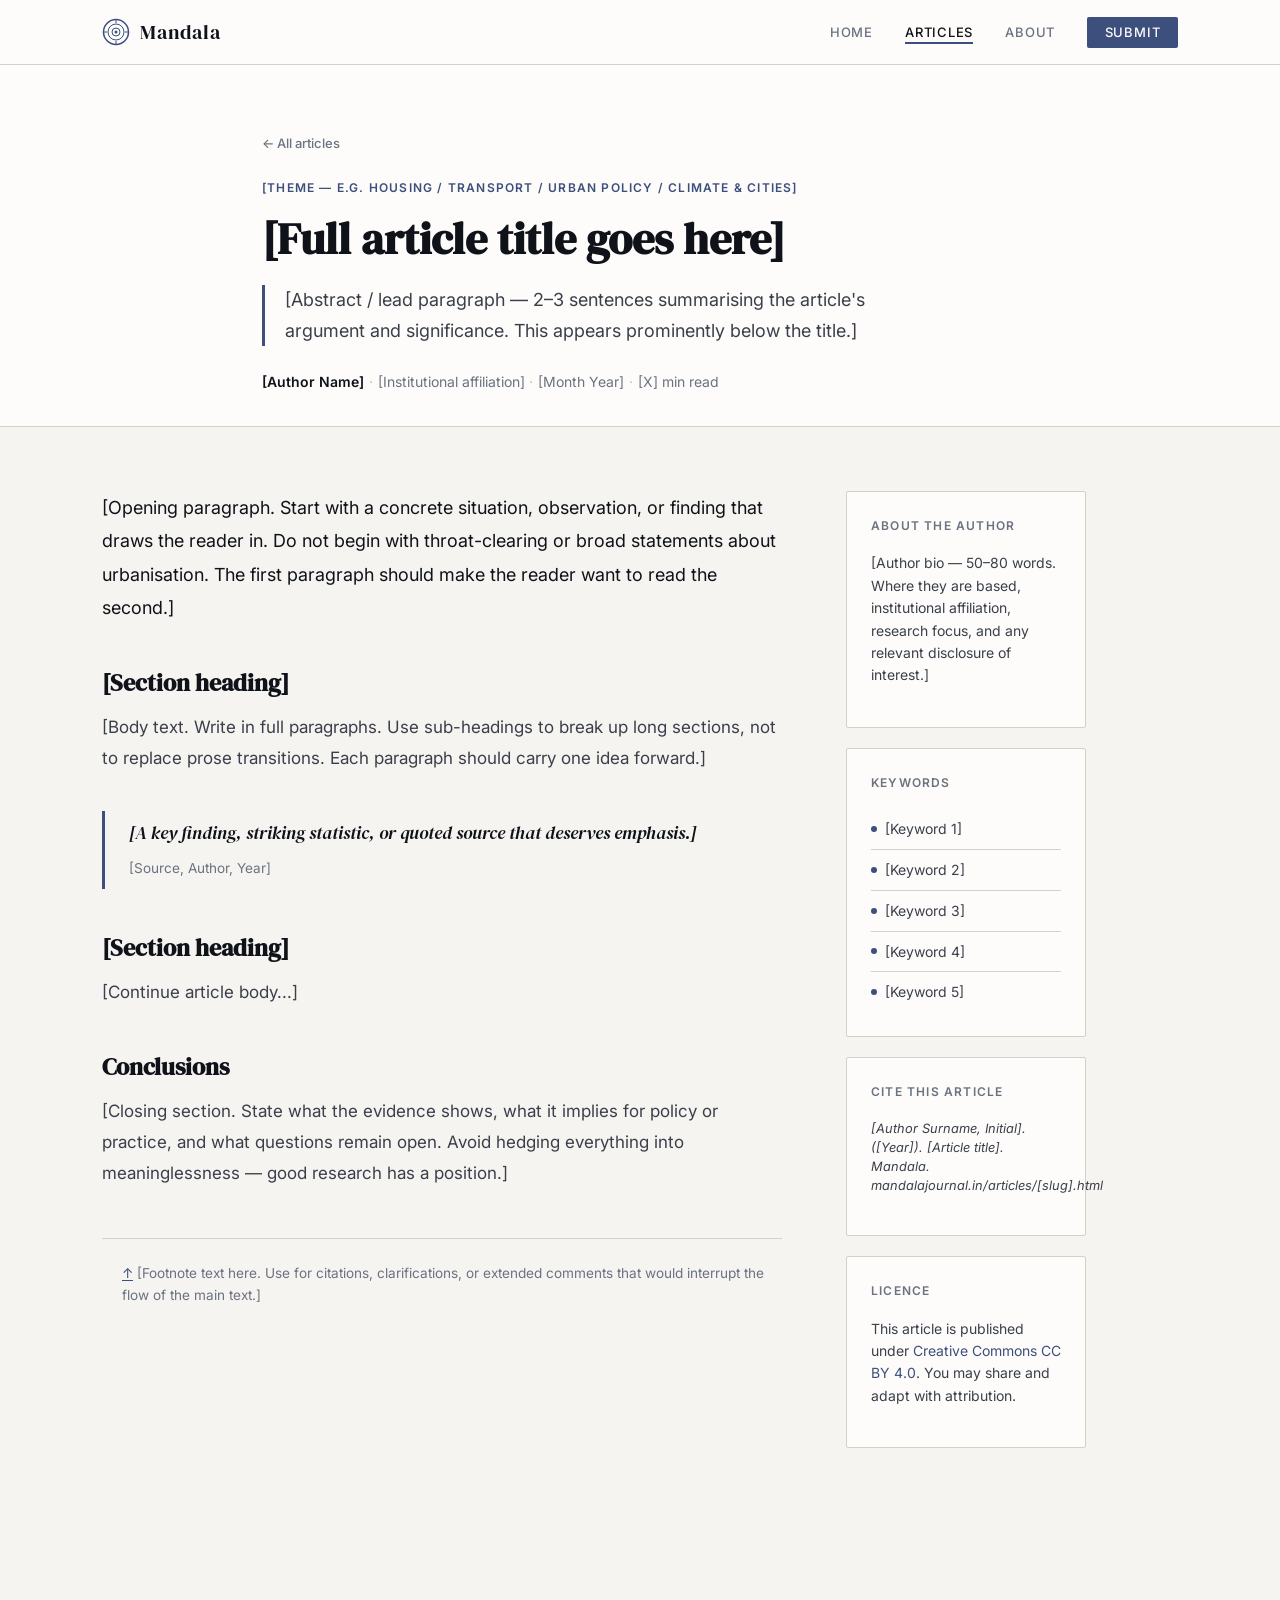
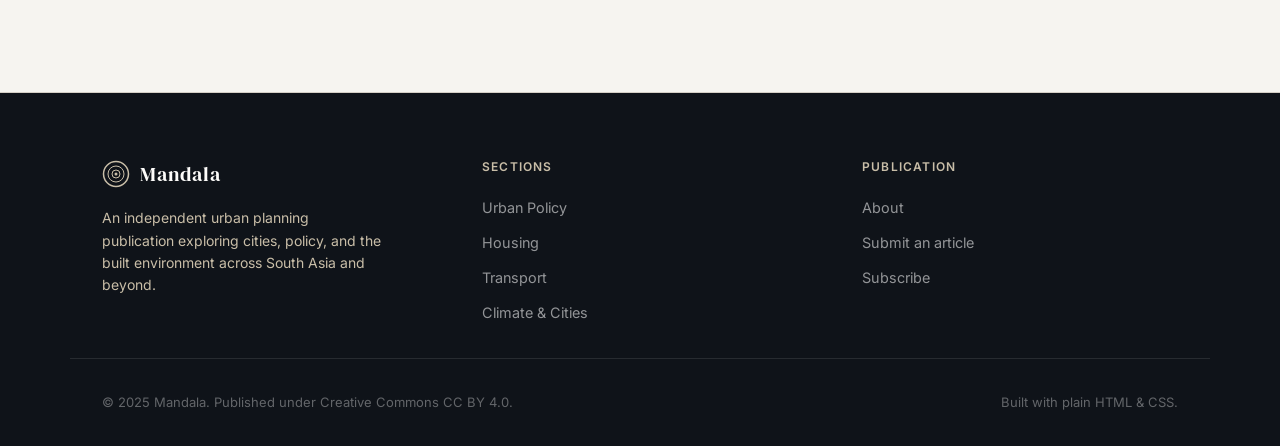
<file: articles/template.html>
<!DOCTYPE html>
<html lang="en">
<head>
  <meta charset="UTF-8" />
  <meta name="viewport" content="width=device-width, initial-scale=1.0" />
  <!--
    ARTICLE TEMPLATE — Instructions
    ================================
    1. Copy this file to /articles/your-article-slug.html
    2. Fill in all the [PLACEHOLDER] values below
    3. Replace the body content between the <article> tags
    4. Add a link to this page in articles.html (see that file for instructions)
    5. Done — no build step needed
  -->
  <title>[ARTICLE TITLE] — Mandala</title>
  <meta name="description" content="[150-character description of the article for search engines and social sharing.]" />
  <link rel="stylesheet" href="../css/style.css" />
  <link rel="stylesheet" href="../css/article.css" />
  <link rel="icon" type="image/svg+xml" href="data:image/svg+xml,<svg xmlns='http://www.w3.org/2000/svg' viewBox='0 0 32 32'><circle cx='16' cy='16' r='14' fill='none' stroke='%233D4F7C' stroke-width='2'/><circle cx='16' cy='16' r='9' fill='none' stroke='%233D4F7C' stroke-width='1.5'/><circle cx='16' cy='16' r='4' fill='%233D4F7C'/></svg>" />
</head>
<body>

<!-- ── NAV ──────────────────────────────────────────────── -->
<nav class="site-nav" role="navigation" aria-label="Main navigation">
  <div class="nav-inner">
    <a href="../index.html" class="nav-logo" aria-label="Mandala home">
      <svg class="logo-mark" viewBox="0 0 28 28" fill="none" aria-hidden="true">
        <circle cx="14" cy="14" r="12.5" stroke="#3D4F7C" stroke-width="1.5"/>
        <circle cx="14" cy="14" r="8" stroke="#3D4F7C" stroke-width="1"/>
        <circle cx="14" cy="14" r="4" stroke="#3D4F7C" stroke-width="1"/>
        <circle cx="14" cy="14" r="1.5" fill="#3D4F7C"/>
        <line x1="14" y1="1.5" x2="14" y2="5" stroke="#3D4F7C" stroke-width="1"/>
        <line x1="14" y1="23" x2="14" y2="26.5" stroke="#3D4F7C" stroke-width="1"/>
        <line x1="1.5" y1="14" x2="5" y2="14" stroke="#3D4F7C" stroke-width="1"/>
        <line x1="23" y1="14" x2="26.5" y2="14" stroke="#3D4F7C" stroke-width="1"/>
      </svg>
      <span class="logo-text">Mandala</span>
    </a>
    <button class="nav-toggle" aria-label="Toggle navigation" aria-expanded="false"
      onclick="this.setAttribute('aria-expanded', this.getAttribute('aria-expanded')==='true'?'false':'true'); document.getElementById('nav-links').classList.toggle('open');">
      <span></span><span></span><span></span>
    </button>
    <ul class="nav-links" id="nav-links" role="list">
      <li><a href="../index.html">Home</a></li>
      <li><a href="../articles.html" class="active">Articles</a></li>
      <li><a href="../about.html">About</a></li>
      <li><a href="../contact.html" class="nav-cta">Submit</a></li>
    </ul>
  </div>
</nav>

<!-- ── ARTICLE HEADER ───────────────────────────────────── -->
<header class="art-header">
  <div class="art-header-inner">
    <a href="../articles.html" class="art-back">← All articles</a>
    <p class="art-tag">[THEME — e.g. Housing / Transport / Urban Policy / Climate & Cities]</p>
    <h1 class="art-title">[Full article title goes here]</h1>
    <p class="art-abstract">[Abstract / lead paragraph — 2–3 sentences summarising the article's argument and significance. This appears prominently below the title.]</p>
    <div class="art-meta">
      <span class="art-author">[Author Name]</span>
      <span class="art-separator">·</span>
      <span>[Institutional affiliation]</span>
      <span class="art-separator">·</span>
      <time datetime="2025-06-01">[Month Year]</time>
      <span class="art-separator">·</span>
      <span>[X] min read</span>
    </div>
  </div>
</header>

<!-- ── ARTICLE BODY ─────────────────────────────────────── -->
<div class="art-layout">
  <main class="art-body" id="article-content">

    <!--
      WRITING YOUR ARTICLE
      ====================
      Use standard HTML elements. The article.css file styles them automatically.

      Headings:       <h2>, <h3>
      Paragraphs:     <p>
      Emphasis:       <strong>, <em>
      Blockquote:     <blockquote><p>...</p><cite>Source</cite></blockquote>
      Figures:        <figure><img ...><figcaption>...</figcaption></figure>
      Footnotes:      Use <sup><a href="#fn1" id="ref1">1</a></sup> inline,
                      then <ol class="footnotes"> at bottom of article
      Pull quote:     <aside class="pull-quote"><p>...</p></aside>
      Data table:     <table class="data-table">...</table>
    -->

    <p>[Opening paragraph. Start with a concrete situation, observation, or finding that draws the reader in. Do not begin with throat-clearing or broad statements about urbanisation. The first paragraph should make the reader want to read the second.]</p>

    <h2>[Section heading]</h2>

    <p>[Body text. Write in full paragraphs. Use sub-headings to break up long sections, not to replace prose transitions. Each paragraph should carry one idea forward.]</p>

    <blockquote>
      <p>[A key finding, striking statistic, or quoted source that deserves emphasis.]</p>
      <cite>[Source, Author, Year]</cite>
    </blockquote>

    <h2>[Section heading]</h2>

    <p>[Continue article body...]</p>

    <h2>Conclusions</h2>

    <p>[Closing section. State what the evidence shows, what it implies for policy or practice, and what questions remain open. Avoid hedging everything into meaninglessness — good research has a position.]</p>

    <!-- Footnotes -->
    <hr class="art-rule" />
    <ol class="footnotes" aria-label="Footnotes">
      <li id="fn1"><a href="#ref1" aria-label="Return to footnote 1 in text">↑</a> [Footnote text here. Use for citations, clarifications, or extended comments that would interrupt the flow of the main text.]</li>
    </ol>

  </main>

  <!-- Sidebar -->
  <aside class="art-sidebar" aria-label="Article information">
    <div class="sidebar-card">
      <h4>About the author</h4>
      <p>[Author bio — 50–80 words. Where they are based, institutional affiliation, research focus, and any relevant disclosure of interest.]</p>
    </div>
    <div class="sidebar-card">
      <h4>Keywords</h4>
      <ul class="focus-list">
        <li>[Keyword 1]</li>
        <li>[Keyword 2]</li>
        <li>[Keyword 3]</li>
        <li>[Keyword 4]</li>
        <li>[Keyword 5]</li>
      </ul>
    </div>
    <div class="sidebar-card">
      <h4>Cite this article</h4>
      <p style="font-size:0.8rem;line-height:1.5;font-style:italic;">[Author Surname, Initial]. ([Year]). [Article title]. <em>Mandala</em>. mandalajournal.in/articles/[slug].html</p>
    </div>
    <div class="sidebar-card">
      <h4>Licence</h4>
      <p>This article is published under <a href="https://creativecommons.org/licenses/by/4.0/" style="color:#3D4F7C;">Creative Commons CC BY 4.0</a>. You may share and adapt with attribution.</p>
    </div>
  </aside>
</div>

<!-- ── FOOTER ────────────────────────────────────────────── -->
<footer class="site-footer" role="contentinfo">
  <div class="footer-inner">
    <div class="footer-brand">
      <div class="nav-logo">
        <svg class="logo-mark" viewBox="0 0 28 28" fill="none" aria-hidden="true">
          <circle cx="14" cy="14" r="12.5" stroke="#C9BEA8" stroke-width="1.5"/>
          <circle cx="14" cy="14" r="8" stroke="#C9BEA8" stroke-width="1"/>
          <circle cx="14" cy="14" r="4" stroke="#C9BEA8" stroke-width="1"/>
          <circle cx="14" cy="14" r="1.5" fill="#C9BEA8"/>
        </svg>
        <span class="logo-text">Mandala</span>
      </div>
      <p>An independent urban planning publication exploring cities, policy, and the built environment across South Asia and beyond.</p>
    </div>
    <div class="footer-col">
      <h4>Sections</h4>
      <ul>
        <li><a href="../articles.html">Urban Policy</a></li>
        <li><a href="../articles.html">Housing</a></li>
        <li><a href="../articles.html">Transport</a></li>
        <li><a href="../articles.html">Climate &amp; Cities</a></li>
      </ul>
    </div>
    <div class="footer-col">
      <h4>Publication</h4>
      <ul>
        <li><a href="../about.html">About</a></li>
        <li><a href="../contact.html">Submit an article</a></li>
        <li><a href="../contact.html">Subscribe</a></li>
      </ul>
    </div>
  </div>
  <div class="footer-bottom">
    <p>© 2025 Mandala. Published under Creative Commons CC BY 4.0.</p>
    <p>Built with plain HTML &amp; CSS.</p>
  </div>
</footer>

</body>
</html>
</file>
<file: css/style.css>
/* ============================================================
   MANDALA — Urban Planning Publication
   Stylesheet v1.0
   ============================================================ */

/* --- Fonts ------------------------------------------------- */
@import url('https://fonts.googleapis.com/css2?family=DM+Serif+Display:ital@0;1&family=Inter:wght@300;400;500;600&display=swap');

/* --- Tokens ------------------------------------------------ */
:root {
  --ink:        #0F1319;
  --ink-soft:   #3A3F4A;
  --ink-muted:  #6B7280;
  --stone:      #C9BEA8;
  --stone-pale: #E8EBF0;
  --canvas:     #F6F4F0;
  --white:      #FDFCFA;
  --indigo:     #3D4F7C;
  --indigo-dim: #2B3A5E;
  --indigo-pale:#EEF1F8;

  --serif:  'DM Serif Display', Georgia, serif;
  --sans:   'Inter', system-ui, sans-serif;

  --rule:   1px solid #D5CFC6;
  --radius: 2px;

  --space-xs: 0.5rem;
  --space-sm: 1rem;
  --space-md: 2rem;
  --space-lg: 4rem;
  --space-xl: 7rem;

  --max-w: 1140px;
  --col-w:  680px;
}

/* --- Reset ------------------------------------------------- */
*, *::before, *::after { box-sizing: border-box; margin: 0; padding: 0; }
html { font-size: 16px; scroll-behavior: smooth; }
img { display: block; max-width: 100%; height: auto; }
a { color: inherit; text-decoration: none; }
ul, ol { list-style: none; }

/* --- Base -------------------------------------------------- */
body {
  font-family: var(--sans);
  background: var(--canvas);
  color: var(--ink);
  line-height: 1.7;
  -webkit-font-smoothing: antialiased;
}

/* --- Layout helpers ---------------------------------------- */
.container {
  width: 100%;
  max-width: var(--max-w);
  margin-inline: auto;
  padding-inline: var(--space-md);
}
.col {
  max-width: var(--col-w);
}

/* ============================================================
   NAV
   ============================================================ */
.site-nav {
  position: sticky;
  top: 0;
  z-index: 100;
  background: var(--white);
  border-bottom: var(--rule);
}
.nav-inner {
  display: flex;
  align-items: center;
  justify-content: space-between;
  height: 64px;
  max-width: var(--max-w);
  margin-inline: auto;
  padding-inline: var(--space-md);
}
.nav-logo {
  display: flex;
  align-items: center;
  gap: 10px;
}
.nav-logo .logo-mark {
  width: 28px;
  height: 28px;
  flex-shrink: 0;
}
.nav-logo .logo-text {
  font-family: var(--serif);
  font-size: 1.25rem;
  letter-spacing: 0.04em;
  color: var(--ink);
}
.nav-links {
  display: flex;
  gap: var(--space-md);
  align-items: center;
}
.nav-links a {
  font-size: 0.8125rem;
  font-weight: 500;
  letter-spacing: 0.06em;
  text-transform: uppercase;
  color: var(--ink-muted);
  transition: color 0.15s;
}
.nav-links a:hover,
.nav-links a.active {
  color: var(--ink);
}
.nav-links a.active {
  border-bottom: 2px solid var(--indigo);
  padding-bottom: 2px;
}
.nav-cta {
  font-size: 0.8125rem;
  font-weight: 500;
  letter-spacing: 0.04em;
  background: var(--indigo);
  color: var(--white) !important;
  padding: 0.45rem 1.1rem;
  border-radius: var(--radius);
  transition: background 0.15s;
}
.nav-cta:hover { background: var(--indigo-dim) !important; }

/* Mobile nav toggle */
.nav-toggle {
  display: none;
  flex-direction: column;
  gap: 5px;
  cursor: pointer;
  background: none;
  border: none;
  padding: 4px;
}
.nav-toggle span {
  display: block;
  width: 22px;
  height: 2px;
  background: var(--ink);
  border-radius: 1px;
  transition: all 0.2s;
}

/* ============================================================
   FOOTER
   ============================================================ */
.site-footer {
  border-top: var(--rule);
  background: var(--ink);
  color: var(--stone);
  padding: var(--space-lg) 0 var(--space-md);
  margin-top: var(--space-xl);
}
.footer-inner {
  display: grid;
  grid-template-columns: 1fr 1fr 1fr;
  gap: var(--space-lg);
  max-width: var(--max-w);
  margin-inline: auto;
  padding-inline: var(--space-md);
}
.footer-brand .logo-text { color: var(--white); }
.footer-brand p {
  margin-top: var(--space-sm);
  font-size: 0.875rem;
  color: var(--stone);
  line-height: 1.6;
  max-width: 280px;
}
.footer-col h4 {
  font-family: var(--sans);
  font-size: 0.75rem;
  font-weight: 600;
  letter-spacing: 0.1em;
  text-transform: uppercase;
  color: var(--stone);
  margin-bottom: var(--space-sm);
}
.footer-col ul li + li { margin-top: 0.5rem; }
.footer-col a {
  font-size: 0.9rem;
  color: rgba(255,255,255,0.55);
  transition: color 0.15s;
}
.footer-col a:hover { color: var(--white); }
.footer-bottom {
  max-width: var(--max-w);
  margin-inline: auto;
  padding-inline: var(--space-md);
  padding-top: var(--space-md);
  margin-top: var(--space-md);
  border-top: 1px solid rgba(255,255,255,0.1);
  display: flex;
  justify-content: space-between;
  align-items: center;
  flex-wrap: wrap;
  gap: 0.5rem;
}
.footer-bottom p {
  font-size: 0.8125rem;
  color: rgba(255,255,255,0.35);
}

/* ============================================================
   HOME — HERO
   ============================================================ */
.hero {
  padding: var(--space-xl) 0 var(--space-lg);
  border-bottom: var(--rule);
  overflow: hidden;
  position: relative;
}
.hero-inner {
  max-width: var(--max-w);
  margin-inline: auto;
  padding-inline: var(--space-md);
  display: grid;
  grid-template-columns: 1fr 340px;
  gap: var(--space-lg);
  align-items: center;
}
.hero-eyebrow {
  font-size: 0.75rem;
  font-weight: 600;
  letter-spacing: 0.12em;
  text-transform: uppercase;
  color: var(--indigo);
  margin-bottom: 1.25rem;
  display: flex;
  align-items: center;
  gap: 0.75rem;
}
.hero-eyebrow::after {
  content: '';
  display: inline-block;
  width: 32px;
  height: 1px;
  background: var(--indigo);
  opacity: 0.5;
}
.hero h1 {
  font-family: var(--serif);
  font-size: clamp(2.5rem, 5vw, 3.75rem);
  line-height: 1.1;
  color: var(--ink);
  margin-bottom: 1.5rem;
  max-width: 560px;
}
.hero h1 em {
  font-style: italic;
  color: var(--indigo);
}
.hero-lead {
  font-size: 1.0625rem;
  color: var(--ink-soft);
  line-height: 1.75;
  max-width: 520px;
  margin-bottom: 2rem;
}
.hero-actions {
  display: flex;
  gap: 1rem;
  flex-wrap: wrap;
}
.btn-primary {
  display: inline-block;
  font-size: 0.875rem;
  font-weight: 500;
  letter-spacing: 0.03em;
  background: var(--indigo);
  color: var(--white);
  padding: 0.75rem 1.5rem;
  border-radius: var(--radius);
  transition: background 0.15s;
}
.btn-primary:hover { background: var(--indigo-dim); }
.btn-secondary {
  display: inline-block;
  font-size: 0.875rem;
  font-weight: 500;
  letter-spacing: 0.03em;
  border: 1px solid var(--stone);
  color: var(--ink-soft);
  padding: 0.75rem 1.5rem;
  border-radius: var(--radius);
  transition: border-color 0.15s, color 0.15s;
}
.btn-secondary:hover { border-color: var(--indigo); color: var(--indigo); }

/* Mandala SVG motif */
.hero-motif {
  display: flex;
  align-items: center;
  justify-content: center;
  opacity: 0.18;
}

/* ============================================================
   HOME — ISSUE BAND
   ============================================================ */
.issue-band {
  background: var(--indigo);
  color: var(--white);
  padding: 1rem 0;
}
.issue-band-inner {
  max-width: var(--max-w);
  margin-inline: auto;
  padding-inline: var(--space-md);
  display: flex;
  align-items: center;
  gap: var(--space-md);
  flex-wrap: wrap;
}
.issue-band-label {
  font-size: 0.75rem;
  font-weight: 600;
  letter-spacing: 0.1em;
  text-transform: uppercase;
  opacity: 0.65;
  white-space: nowrap;
}
.issue-band-title {
  font-family: var(--serif);
  font-size: 1.05rem;
}
.issue-band-link {
  margin-left: auto;
  font-size: 0.8125rem;
  font-weight: 500;
  opacity: 0.75;
  white-space: nowrap;
  transition: opacity 0.15s;
}
.issue-band-link:hover { opacity: 1; }

/* ============================================================
   HOME — FEATURED ARTICLES
   ============================================================ */
.section {
  padding: var(--space-lg) 0;
}
.section + .section { border-top: var(--rule); }
.section-header {
  max-width: var(--max-w);
  margin-inline: auto;
  padding-inline: var(--space-md);
  display: flex;
  align-items: baseline;
  justify-content: space-between;
  margin-bottom: var(--space-md);
  gap: 1rem;
}
.section-label {
  font-size: 0.75rem;
  font-weight: 600;
  letter-spacing: 0.1em;
  text-transform: uppercase;
  color: var(--indigo);
}
.section-link {
  font-size: 0.8125rem;
  color: var(--ink-muted);
  transition: color 0.15s;
}
.section-link:hover { color: var(--indigo); }
.section-title {
  font-family: var(--serif);
  font-size: clamp(1.5rem, 3vw, 2rem);
  color: var(--ink);
  margin-top: 0.25rem;
}

/* Article grid */
.article-grid {
  max-width: var(--max-w);
  margin-inline: auto;
  padding-inline: var(--space-md);
  display: grid;
  grid-template-columns: repeat(3, 1fr);
  gap: var(--space-md);
}
.article-card {
  display: flex;
  flex-direction: column;
  border-top: 3px solid var(--stone-pale);
  padding-top: 1.25rem;
  transition: border-color 0.2s;
}
.article-card:hover { border-top-color: var(--indigo); }
.article-card-meta {
  font-size: 0.75rem;
  font-weight: 500;
  letter-spacing: 0.06em;
  text-transform: uppercase;
  color: var(--indigo);
  margin-bottom: 0.6rem;
}
.article-card h3 {
  font-family: var(--serif);
  font-size: 1.2rem;
  line-height: 1.3;
  color: var(--ink);
  margin-bottom: 0.65rem;
  transition: color 0.15s;
}
.article-card:hover h3 { color: var(--indigo); }
.article-card p {
  font-size: 0.9rem;
  color: var(--ink-soft);
  line-height: 1.6;
  flex: 1;
  margin-bottom: 1rem;
}
.article-card-footer {
  display: flex;
  align-items: center;
  justify-content: space-between;
  padding-top: 0.75rem;
  border-top: var(--rule);
  font-size: 0.8rem;
  color: var(--ink-muted);
}
.article-card-author { font-weight: 500; }
.read-more {
  font-size: 0.8rem;
  font-weight: 500;
  color: var(--indigo);
  letter-spacing: 0.03em;
}
.read-more:hover { text-decoration: underline; }

/* Feature card (large, spans 2 cols) */
.article-card.feature {
  grid-column: span 2;
  border-top-color: var(--indigo);
  padding-top: 0;
}
.article-card.feature .feature-img {
  width: 100%;
  height: 220px;
  object-fit: cover;
  background: var(--indigo-pale);
  border-radius: var(--radius);
  margin-bottom: 1.25rem;
  display: flex;
  align-items: center;
  justify-content: center;
  overflow: hidden;
}
.article-card.feature .feature-img-placeholder {
  width: 100%;
  height: 220px;
  background: linear-gradient(135deg, var(--indigo-pale) 0%, var(--stone-pale) 100%);
  border-radius: var(--radius);
  margin-bottom: 1.25rem;
  display: flex;
  align-items: center;
  justify-content: center;
  color: var(--stone);
  font-size: 0.8rem;
  letter-spacing: 0.08em;
  text-transform: uppercase;
}
.article-card.feature h3 { font-size: 1.6rem; }

/* ============================================================
   HOME — ABOUT STRIP
   ============================================================ */
.about-strip {
  background: var(--ink);
  color: var(--white);
  padding: var(--space-lg) 0;
}
.about-strip-inner {
  max-width: var(--max-w);
  margin-inline: auto;
  padding-inline: var(--space-md);
  display: grid;
  grid-template-columns: 1fr 1fr;
  gap: var(--space-xl);
  align-items: center;
}
.about-strip h2 {
  font-family: var(--serif);
  font-size: clamp(1.75rem, 3vw, 2.25rem);
  line-height: 1.25;
  color: var(--white);
  margin-bottom: 1.25rem;
}
.about-strip p {
  color: var(--stone);
  line-height: 1.75;
  margin-bottom: 1.5rem;
}
.about-strip .btn-primary {
  background: var(--white);
  color: var(--ink);
}
.about-strip .btn-primary:hover { background: var(--stone-pale); }
.stat-row {
  display: grid;
  grid-template-columns: repeat(3, 1fr);
  gap: var(--space-md);
}
.stat-item {
  border-top: 1px solid rgba(255,255,255,0.15);
  padding-top: 1.25rem;
}
.stat-num {
  font-family: var(--serif);
  font-size: 2.5rem;
  color: var(--white);
  line-height: 1;
  margin-bottom: 0.4rem;
}
.stat-desc {
  font-size: 0.8rem;
  color: var(--stone);
  line-height: 1.4;
}

/* ============================================================
   ARTICLES PAGE
   ============================================================ */
.page-hero {
  padding: var(--space-lg) 0 var(--space-md);
  border-bottom: var(--rule);
}
.page-hero-inner {
  max-width: var(--max-w);
  margin-inline: auto;
  padding-inline: var(--space-md);
}
.page-hero .eyebrow {
  font-size: 0.75rem;
  font-weight: 600;
  letter-spacing: 0.12em;
  text-transform: uppercase;
  color: var(--indigo);
  margin-bottom: 1rem;
}
.page-hero h1 {
  font-family: var(--serif);
  font-size: clamp(2rem, 4vw, 3rem);
  color: var(--ink);
  margin-bottom: 1rem;
}
.page-hero p {
  font-size: 1rem;
  color: var(--ink-soft);
  max-width: 560px;
  line-height: 1.75;
}

/* Theme filter tabs */
.filter-bar {
  max-width: var(--max-w);
  margin-inline: auto;
  padding-inline: var(--space-md);
  padding-top: var(--space-md);
  padding-bottom: var(--space-md);
  display: flex;
  gap: 0.5rem;
  flex-wrap: wrap;
  border-bottom: var(--rule);
}
.filter-tag {
  font-size: 0.8rem;
  font-weight: 500;
  padding: 0.35rem 0.85rem;
  border: 1px solid var(--stone);
  border-radius: 999px;
  color: var(--ink-soft);
  cursor: pointer;
  transition: all 0.15s;
}
.filter-tag:hover,
.filter-tag.active {
  background: var(--indigo);
  border-color: var(--indigo);
  color: var(--white);
}

/* Article list */
.article-list {
  max-width: var(--max-w);
  margin-inline: auto;
  padding-inline: var(--space-md);
  padding-top: var(--space-md);
}
.article-list-item {
  display: grid;
  grid-template-columns: 1fr 180px;
  gap: var(--space-md);
  align-items: start;
  padding: var(--space-md) 0;
  border-bottom: var(--rule);
}
.article-list-item:last-child { border-bottom: none; }
.article-list-tag {
  font-size: 0.72rem;
  font-weight: 600;
  letter-spacing: 0.08em;
  text-transform: uppercase;
  color: var(--indigo);
  margin-bottom: 0.5rem;
}
.article-list-item h2 {
  font-family: var(--serif);
  font-size: 1.4rem;
  line-height: 1.25;
  color: var(--ink);
  margin-bottom: 0.6rem;
  transition: color 0.15s;
}
.article-list-item a:hover h2 { color: var(--indigo); }
.article-list-item p {
  font-size: 0.9375rem;
  color: var(--ink-soft);
  line-height: 1.65;
  margin-bottom: 0.75rem;
}
.article-list-meta {
  font-size: 0.8rem;
  color: var(--ink-muted);
}
.article-list-meta span { margin-right: 1rem; }
.article-thumb {
  width: 180px;
  height: 120px;
  background: linear-gradient(135deg, var(--indigo-pale), var(--stone-pale));
  border-radius: var(--radius);
  flex-shrink: 0;
}

/* ============================================================
   ABOUT PAGE
   ============================================================ */
.about-content {
  max-width: var(--max-w);
  margin-inline: auto;
  padding-inline: var(--space-md);
  padding-top: var(--space-lg);
  display: grid;
  grid-template-columns: var(--col-w) 1fr;
  gap: var(--space-xl);
  align-items: start;
}
.about-body h2 {
  font-family: var(--serif);
  font-size: 1.6rem;
  color: var(--ink);
  margin-top: 2.5rem;
  margin-bottom: 0.75rem;
}
.about-body h2:first-child { margin-top: 0; }
.about-body p {
  font-size: 1rem;
  color: var(--ink-soft);
  line-height: 1.8;
  margin-bottom: 1.25rem;
}
.about-body p strong { color: var(--ink); font-weight: 600; }
.about-body blockquote {
  border-left: 3px solid var(--indigo);
  padding-left: 1.5rem;
  margin: 2rem 0;
}
.about-body blockquote p {
  font-family: var(--serif);
  font-size: 1.25rem;
  font-style: italic;
  color: var(--ink);
  line-height: 1.5;
  margin-bottom: 0.5rem;
}
.about-body blockquote cite {
  font-size: 0.85rem;
  color: var(--ink-muted);
  font-style: normal;
}

/* Team */
.team-grid {
  display: grid;
  grid-template-columns: 1fr 1fr;
  gap: 1.5rem;
  margin-top: var(--space-md);
}
.team-card {
  border: var(--rule);
  border-radius: var(--radius);
  padding: 1.25rem;
}
.team-avatar {
  width: 48px;
  height: 48px;
  border-radius: 50%;
  background: var(--indigo-pale);
  display: flex;
  align-items: center;
  justify-content: center;
  font-family: var(--serif);
  font-size: 1.1rem;
  color: var(--indigo);
  margin-bottom: 0.75rem;
}
.team-card h4 {
  font-size: 0.9375rem;
  font-weight: 600;
  color: var(--ink);
  margin-bottom: 0.2rem;
}
.team-card .role {
  font-size: 0.8rem;
  color: var(--indigo);
  margin-bottom: 0.6rem;
}
.team-card p {
  font-size: 0.85rem;
  color: var(--ink-soft);
  line-height: 1.55;
  margin-bottom: 0;
}

/* Sidebar sticky */
.about-sidebar {
  position: sticky;
  top: 84px;
}
.sidebar-card {
  background: var(--white);
  border: var(--rule);
  border-radius: var(--radius);
  padding: 1.5rem;
  margin-bottom: 1.25rem;
}
.sidebar-card h4 {
  font-size: 0.75rem;
  font-weight: 600;
  letter-spacing: 0.1em;
  text-transform: uppercase;
  color: var(--ink-muted);
  margin-bottom: 1rem;
}
.sidebar-card p {
  font-size: 0.875rem;
  color: var(--ink-soft);
  line-height: 1.6;
  margin-bottom: 1rem;
}
.sidebar-card .btn-primary { display: block; text-align: center; }
.focus-list li {
  font-size: 0.875rem;
  color: var(--ink-soft);
  padding: 0.5rem 0;
  border-bottom: var(--rule);
  display: flex;
  align-items: center;
  gap: 0.5rem;
}
.focus-list li:last-child { border-bottom: none; }
.focus-list li::before {
  content: '';
  width: 6px;
  height: 6px;
  border-radius: 50%;
  background: var(--indigo);
  flex-shrink: 0;
}

/* ============================================================
   CONTACT PAGE
   ============================================================ */
.contact-grid {
  max-width: var(--max-w);
  margin-inline: auto;
  padding-inline: var(--space-md);
  padding-top: var(--space-lg);
  display: grid;
  grid-template-columns: 1fr 1fr;
  gap: var(--space-xl);
  align-items: start;
}
.contact-info h2 {
  font-family: var(--serif);
  font-size: 1.6rem;
  color: var(--ink);
  margin-top: 2rem;
  margin-bottom: 0.5rem;
}
.contact-info h2:first-child { margin-top: 0; }
.contact-info p {
  font-size: 0.9375rem;
  color: var(--ink-soft);
  line-height: 1.7;
  margin-bottom: 1rem;
}
.contact-detail {
  display: flex;
  align-items: flex-start;
  gap: 0.75rem;
  padding: 1rem 0;
  border-bottom: var(--rule);
}
.contact-detail:last-of-type { border-bottom: none; }
.contact-detail-icon {
  width: 36px;
  height: 36px;
  background: var(--indigo-pale);
  border-radius: var(--radius);
  display: flex;
  align-items: center;
  justify-content: center;
  flex-shrink: 0;
  margin-top: 2px;
}
.contact-detail-icon svg {
  width: 16px;
  height: 16px;
  stroke: var(--indigo);
  fill: none;
  stroke-width: 2;
  stroke-linecap: round;
  stroke-linejoin: round;
}
.contact-detail-body strong {
  display: block;
  font-size: 0.8rem;
  font-weight: 600;
  letter-spacing: 0.06em;
  text-transform: uppercase;
  color: var(--ink-muted);
  margin-bottom: 0.2rem;
}
.contact-detail-body span {
  font-size: 0.9375rem;
  color: var(--ink);
}

/* Form */
.contact-form-wrap {
  background: var(--white);
  border: var(--rule);
  border-radius: var(--radius);
  padding: 2rem;
}
.contact-form-wrap h3 {
  font-family: var(--serif);
  font-size: 1.4rem;
  color: var(--ink);
  margin-bottom: 0.5rem;
}
.contact-form-wrap > p {
  font-size: 0.9rem;
  color: var(--ink-soft);
  margin-bottom: 1.5rem;
}
.form-group {
  margin-bottom: 1.25rem;
}
.form-group label {
  display: block;
  font-size: 0.8125rem;
  font-weight: 500;
  color: var(--ink);
  margin-bottom: 0.4rem;
  letter-spacing: 0.02em;
}
.form-group input,
.form-group select,
.form-group textarea {
  width: 100%;
  font-family: var(--sans);
  font-size: 0.9375rem;
  color: var(--ink);
  background: var(--canvas);
  border: 1px solid var(--stone);
  border-radius: var(--radius);
  padding: 0.65rem 0.9rem;
  outline: none;
  transition: border-color 0.15s;
  appearance: none;
}
.form-group input:focus,
.form-group select:focus,
.form-group textarea:focus {
  border-color: var(--indigo);
  background: var(--white);
}
.form-group textarea { resize: vertical; min-height: 120px; }
.form-row { display: grid; grid-template-columns: 1fr 1fr; gap: 1rem; }
.form-submit {
  display: block;
  width: 100%;
  font-family: var(--sans);
  font-size: 0.9375rem;
  font-weight: 500;
  background: var(--indigo);
  color: var(--white);
  border: none;
  border-radius: var(--radius);
  padding: 0.8rem;
  cursor: pointer;
  transition: background 0.15s;
  margin-top: 0.5rem;
}
.form-submit:hover { background: var(--indigo-dim); }
.form-note {
  font-size: 0.8rem;
  color: var(--ink-muted);
  margin-top: 0.75rem;
  text-align: center;
}

/* ============================================================
   RESPONSIVE
   ============================================================ */
@media (max-width: 1024px) {
  .article-grid { grid-template-columns: 1fr 1fr; }
  .article-card.feature { grid-column: span 2; }
  .about-content { grid-template-columns: 1fr; }
  .about-sidebar { position: static; }
}

@media (max-width: 768px) {
  :root { --space-lg: 3rem; --space-xl: 4rem; }
  .nav-links { display: none; }
  .nav-links.open {
    display: flex;
    flex-direction: column;
    position: absolute;
    top: 64px;
    left: 0;
    right: 0;
    background: var(--white);
    border-bottom: var(--rule);
    padding: 1rem var(--space-md) 1.5rem;
    gap: 1rem;
  }
  .nav-toggle { display: flex; }
  .hero-inner { grid-template-columns: 1fr; }
  .hero-motif { display: none; }
  .article-grid { grid-template-columns: 1fr; }
  .article-card.feature { grid-column: span 1; }
  .about-strip-inner { grid-template-columns: 1fr; gap: var(--space-md); }
  .footer-inner { grid-template-columns: 1fr; gap: var(--space-md); }
  .article-list-item { grid-template-columns: 1fr; }
  .article-thumb { display: none; }
  .contact-grid { grid-template-columns: 1fr; }
  .form-row { grid-template-columns: 1fr; }
  .team-grid { grid-template-columns: 1fr; }
  .stat-row { grid-template-columns: 1fr 1fr; }
}

@media (max-width: 480px) {
  :root { --space-md: 1.25rem; }
  .hero { padding: var(--space-lg) 0; }
}

/* Accessibility */
@media (prefers-reduced-motion: reduce) {
  *, *::before, *::after { transition: none !important; }
}
:focus-visible {
  outline: 2px solid var(--indigo);
  outline-offset: 3px;
}
</file>
<file: css/article.css>
/* ============================================================
   MANDALA — Article page styles
   Extends style.css (must be loaded after it)
   ============================================================ */

/* ── Article header ─────────────────────────────────────── */
.art-header {
  background: var(--white);
  border-bottom: var(--rule);
  padding: var(--space-lg) 0 var(--space-md);
}
.art-header-inner {
  max-width: var(--max-w);
  margin-inline: auto;
  padding-inline: var(--space-md);
  max-width: 820px;
}
.art-back {
  display: inline-block;
  font-size: 0.8125rem;
  font-weight: 500;
  color: var(--ink-muted);
  margin-bottom: 1.5rem;
  transition: color 0.15s;
}
.art-back:hover { color: var(--indigo); }
.art-tag {
  font-size: 0.75rem;
  font-weight: 600;
  letter-spacing: 0.1em;
  text-transform: uppercase;
  color: var(--indigo);
  margin-bottom: 1rem;
}
.art-title {
  font-family: var(--serif);
  font-size: clamp(1.75rem, 4vw, 2.75rem);
  line-height: 1.15;
  color: var(--ink);
  margin-bottom: 1.25rem;
}
.art-abstract {
  font-size: 1.125rem;
  color: var(--ink-soft);
  line-height: 1.7;
  max-width: 640px;
  margin-bottom: 1.5rem;
  border-left: 3px solid var(--indigo);
  padding-left: 1.25rem;
}
.art-meta {
  font-size: 0.875rem;
  color: var(--ink-muted);
  display: flex;
  flex-wrap: wrap;
  gap: 0.3rem;
  align-items: center;
}
.art-author { font-weight: 600; color: var(--ink); }
.art-separator { color: var(--stone); }

/* ── Article layout ─────────────────────────────────────── */
.art-layout {
  max-width: var(--max-w);
  margin-inline: auto;
  padding-inline: var(--space-md);
  padding-top: var(--space-lg);
  padding-bottom: var(--space-xl);
  display: grid;
  grid-template-columns: minmax(0, 680px) 240px;
  gap: var(--space-lg);
  align-items: start;
}

/* ── Article body typography ────────────────────────────── */
.art-body {
  min-width: 0;
}
.art-body p {
  font-size: 1.0625rem;
  line-height: 1.85;
  color: var(--ink-soft);
  margin-bottom: 1.4rem;
}
.art-body p:first-of-type {
  font-size: 1.125rem;
  color: var(--ink);
}
.art-body h2 {
  font-family: var(--serif);
  font-size: 1.5rem;
  color: var(--ink);
  margin-top: 2.75rem;
  margin-bottom: 0.85rem;
  line-height: 1.25;
}
.art-body h3 {
  font-family: var(--sans);
  font-size: 1rem;
  font-weight: 600;
  color: var(--ink);
  margin-top: 2rem;
  margin-bottom: 0.6rem;
  letter-spacing: 0.02em;
}
.art-body strong { color: var(--ink); font-weight: 600; }
.art-body em { font-style: italic; }
.art-body a { color: var(--indigo); text-decoration: underline; text-underline-offset: 2px; }
.art-body a:hover { color: var(--indigo-dim); }

.art-body blockquote {
  border-left: 3px solid var(--indigo);
  padding: 0.5rem 0 0.5rem 1.5rem;
  margin: 2.25rem 0;
}
.art-body blockquote p {
  font-family: var(--serif);
  font-size: 1.2rem;
  font-style: italic;
  color: var(--ink);
  line-height: 1.5;
  margin-bottom: 0.5rem;
}
.art-body blockquote cite {
  font-size: 0.85rem;
  color: var(--ink-muted);
  font-style: normal;
}

.art-body figure {
  margin: 2.5rem 0;
}
.art-body figure img {
  width: 100%;
  border-radius: var(--radius);
  border: var(--rule);
}
.art-body figcaption {
  font-size: 0.8125rem;
  color: var(--ink-muted);
  margin-top: 0.6rem;
  line-height: 1.5;
}

/* Pull quote */
.art-body aside.pull-quote {
  background: var(--indigo-pale);
  border-left: 4px solid var(--indigo);
  padding: 1.25rem 1.5rem;
  margin: 2.5rem 0;
  border-radius: 0 var(--radius) var(--radius) 0;
}
.art-body aside.pull-quote p {
  font-family: var(--serif);
  font-size: 1.3rem;
  font-style: italic;
  color: var(--indigo-dim);
  line-height: 1.45;
  margin-bottom: 0;
}

/* Data table */
.art-body .data-table {
  width: 100%;
  border-collapse: collapse;
  font-size: 0.9rem;
  margin: 2rem 0;
}
.art-body .data-table th {
  font-size: 0.75rem;
  font-weight: 600;
  letter-spacing: 0.06em;
  text-transform: uppercase;
  color: var(--ink-muted);
  text-align: left;
  padding: 0.6rem 0.75rem;
  border-bottom: 2px solid var(--stone);
  cursor: default;
}
.art-body .data-table td {
  padding: 0.6rem 0.75rem;
  border-bottom: var(--rule);
  color: var(--ink-soft);
}
.art-body .data-table tr:last-child td { border-bottom: none; }
.art-body .data-table tr:hover td { background: var(--canvas); }

/* Footnotes */
.art-rule {
  border: none;
  border-top: var(--rule);
  margin: 3rem 0 1.5rem;
}
.footnotes {
  font-size: 0.85rem;
  color: var(--ink-muted);
  padding-left: 1.25rem;
  line-height: 1.6;
}
.footnotes li { margin-bottom: 0.5rem; }
.footnotes a { color: var(--indigo); }

/* ── Sidebar ─────────────────────────────────────────────── */
.art-sidebar {
  position: sticky;
  top: 84px;
}

/* ── Responsive ─────────────────────────────────────────── */
@media (max-width: 900px) {
  .art-layout {
    grid-template-columns: 1fr;
  }
  .art-sidebar {
    position: static;
    display: grid;
    grid-template-columns: 1fr 1fr;
    gap: 1rem;
  }
}
@media (max-width: 600px) {
  .art-abstract { font-size: 1rem; }
  .art-sidebar { grid-template-columns: 1fr; }
}
</file>
